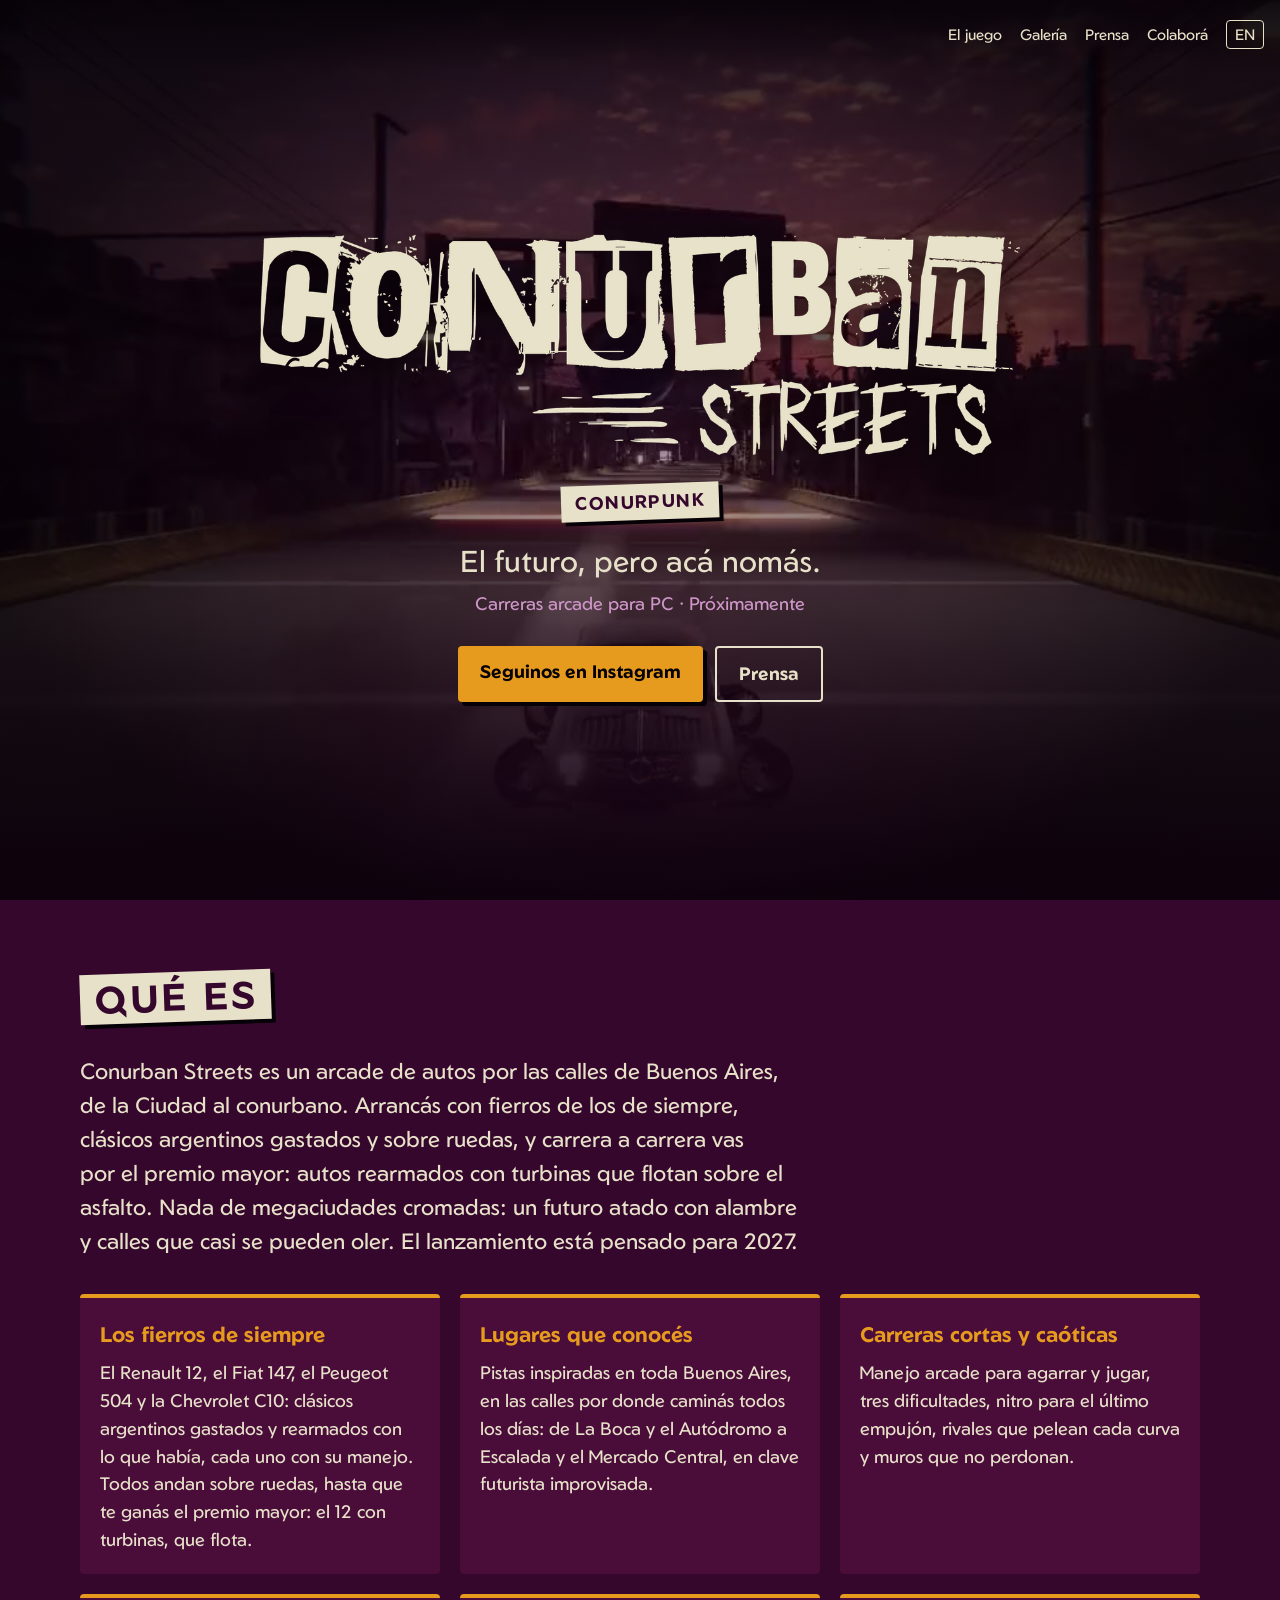
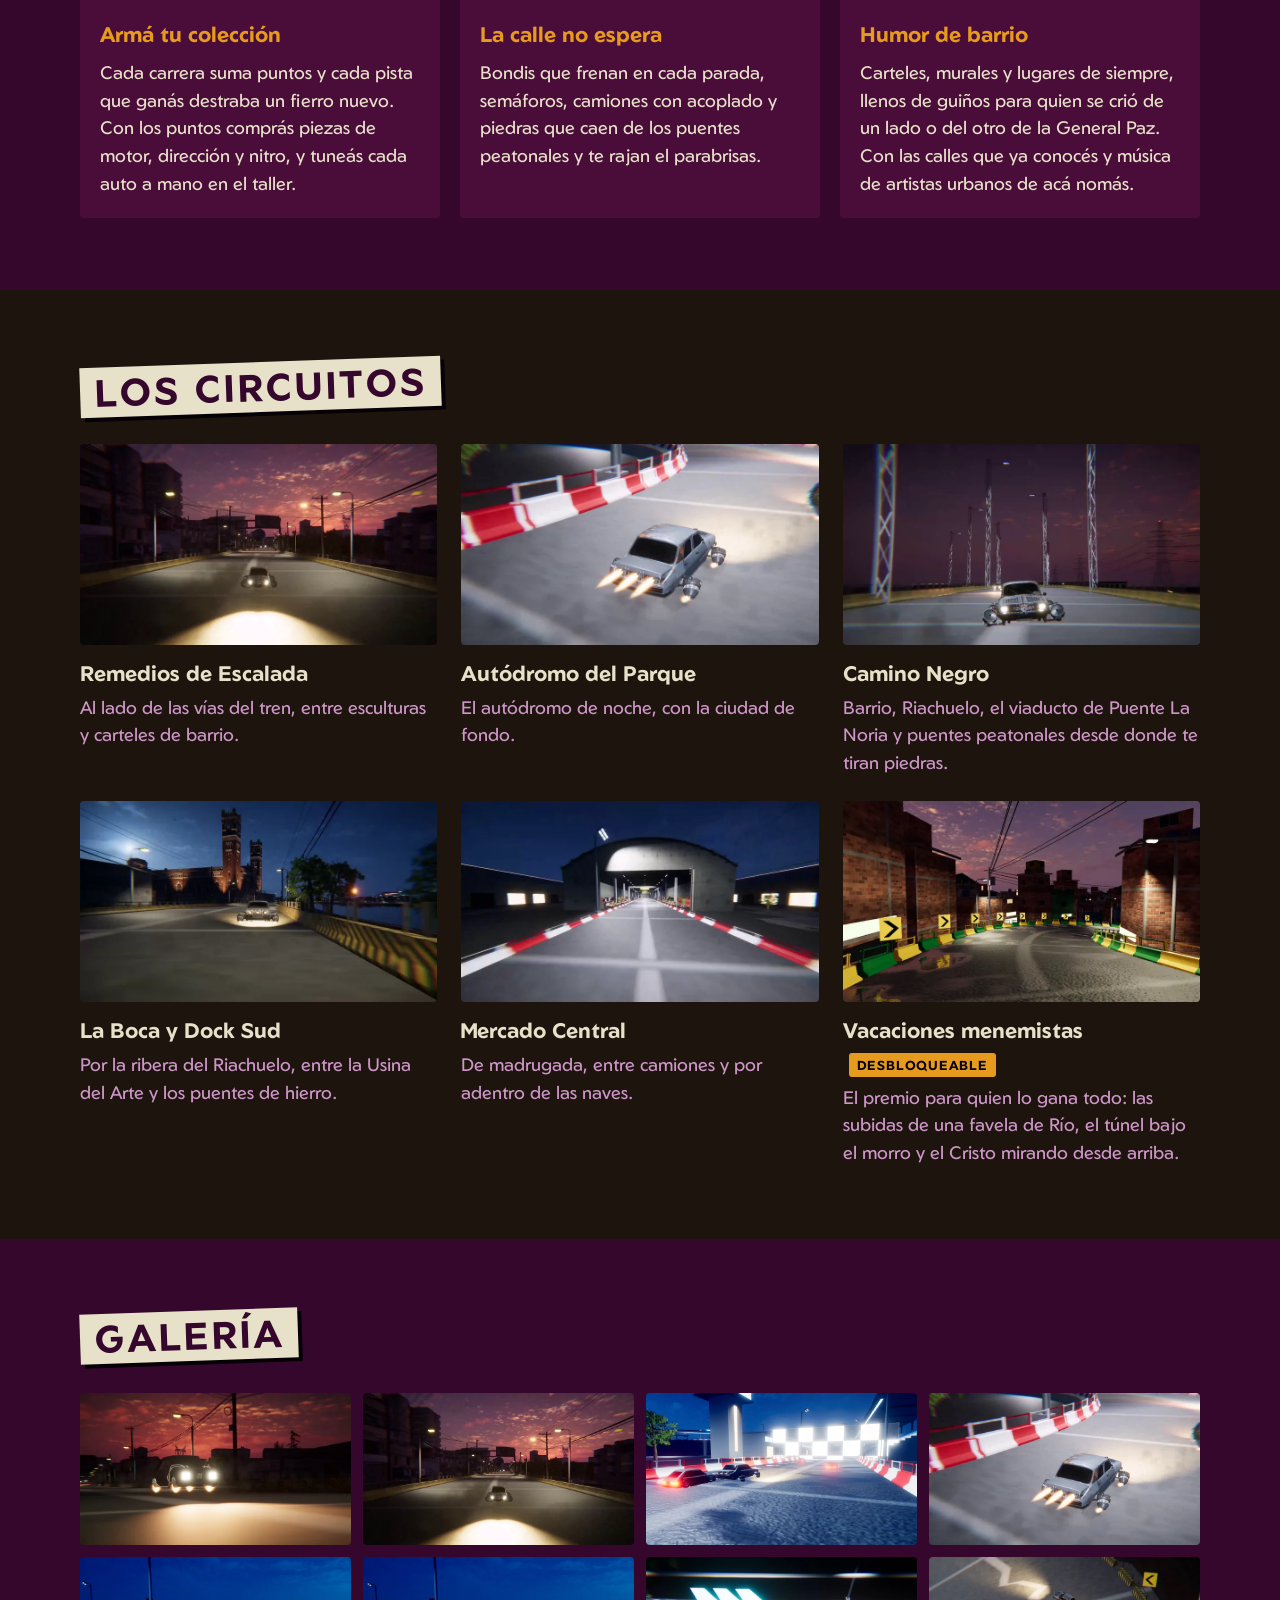
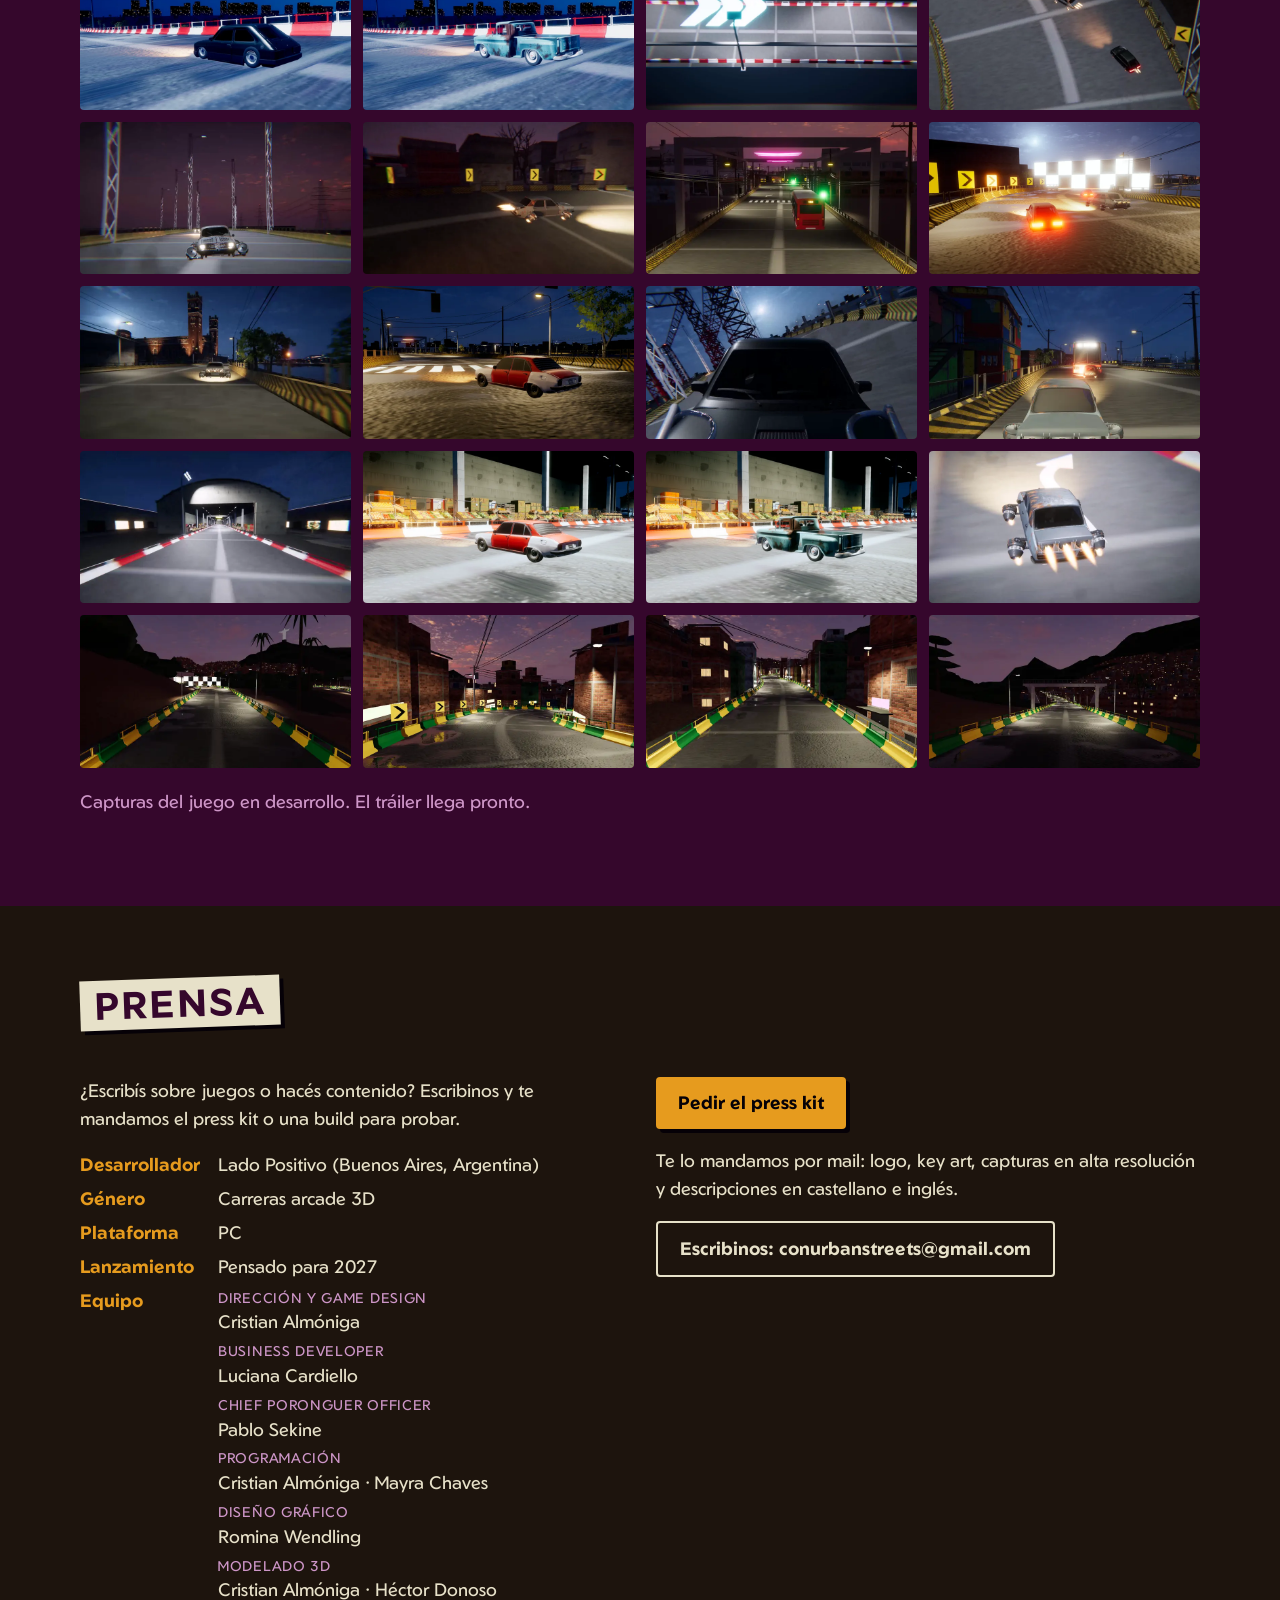
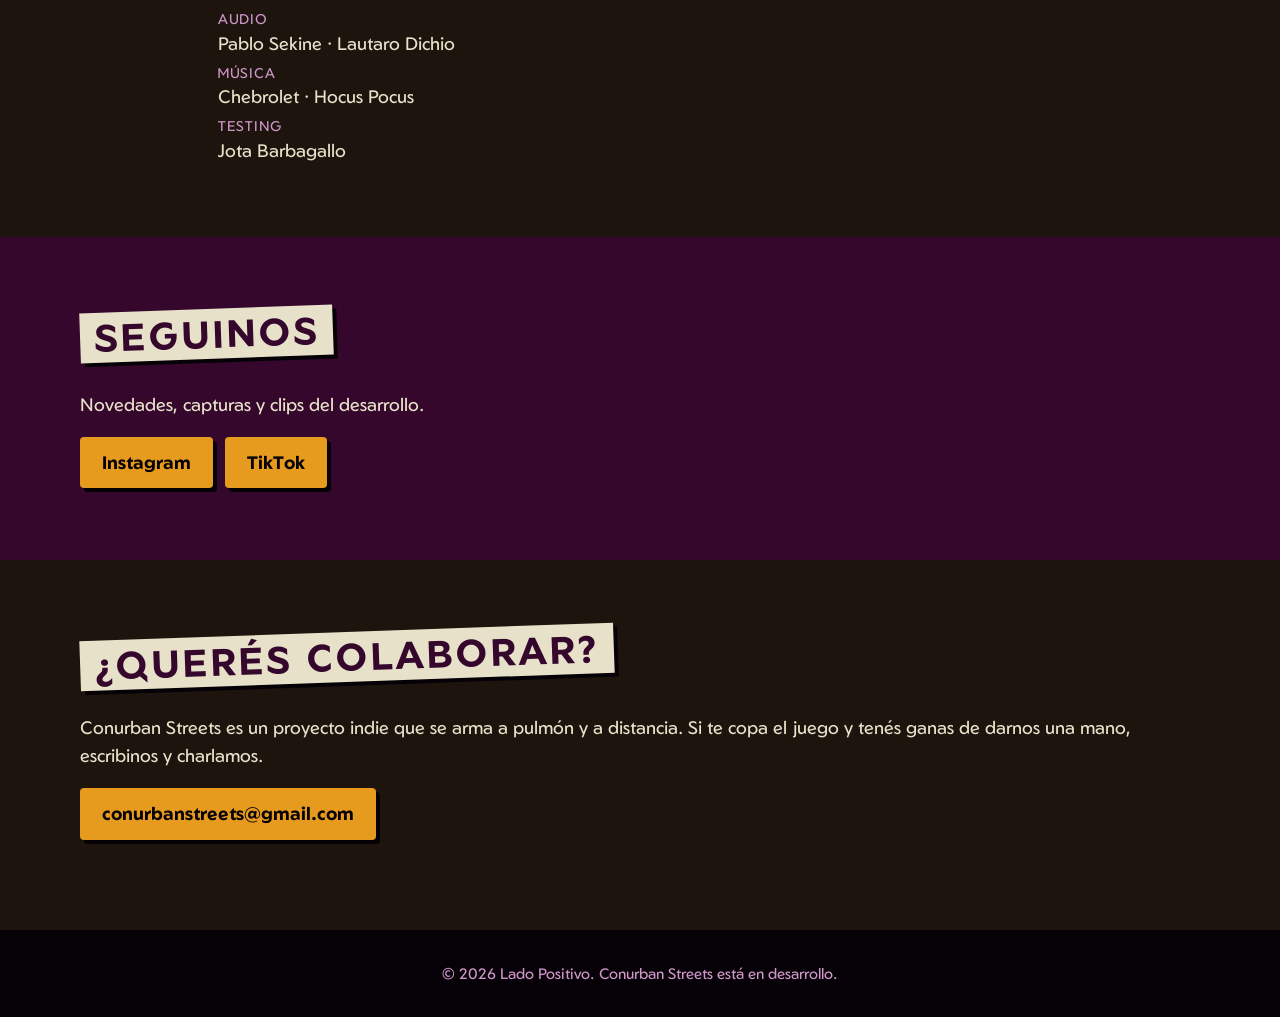
<file: index.html>
<!doctype html>
<html lang="es-AR">
<head>
<meta charset="utf-8">
<meta name="viewport" content="width=device-width, initial-scale=1">
<title>Conurban Streets – Carreras arcade por las calles de Buenos Aires</title>
<meta name="description" content="Carreras arcade para PC por las calles de Buenos Aires, de la Ciudad al conurbano, con clásicos argentinos y un futuro atado con alambre. Lanzamiento previsto para 2027.">
<link rel="canonical" href="https://crisoalmoniga.github.io/conurban-streets-web/">
<link rel="alternate" hreflang="es" href="https://crisoalmoniga.github.io/conurban-streets-web/">
<link rel="alternate" hreflang="en" href="https://crisoalmoniga.github.io/conurban-streets-web/en/">
<link rel="alternate" hreflang="x-default" href="https://crisoalmoniga.github.io/conurban-streets-web/">
<meta property="og:type" content="website">
<meta property="og:site_name" content="Conurban Streets">
<meta property="og:title" content="Conurban Streets">
<meta property="og:description" content="Carreras arcade para PC por las calles de Buenos Aires, de la Ciudad al conurbano, con clásicos argentinos y un futuro atado con alambre. Lanzamiento previsto para 2027.">
<meta property="og:image" content="https://crisoalmoniga.github.io/conurban-streets-web/assets/img/og.jpg">
<meta property="og:image:width" content="1200">
<meta property="og:image:height" content="630">
<meta property="og:image:alt" content="Logo de Conurban Streets sobre un auto tuneado con fuego en una pista del conurbano">
<meta property="og:url" content="https://crisoalmoniga.github.io/conurban-streets-web/">
<meta property="og:locale" content="es_AR">
<meta property="og:locale:alternate" content="en_US">
<meta name="twitter:card" content="summary_large_image">
<meta name="twitter:title" content="Conurban Streets">
<meta name="twitter:description" content="Carreras arcade para PC por las calles de Buenos Aires, de la Ciudad al conurbano, con clásicos argentinos y un futuro atado con alambre. Lanzamiento previsto para 2027.">
<meta name="twitter:image" content="https://crisoalmoniga.github.io/conurban-streets-web/assets/img/og.jpg">
<meta name="theme-color" content="#35072C">
<meta name="color-scheme" content="dark">
<link rel="icon" href="favicon.ico" sizes="48x48">
<link rel="icon" href="assets/img/favicon-32.png" type="image/png" sizes="32x32">
<link rel="apple-touch-icon" href="assets/img/apple-touch-icon.png">
<link rel="manifest" href="site.webmanifest">
<link rel="preload" as="image" href="assets/video/loop_poster.jpg">
<script type="application/ld+json">{"@context": "https://schema.org", "@type": "VideoGame", "name": "Conurban Streets", "url": "https://crisoalmoniga.github.io/conurban-streets-web/", "description": "Carreras arcade para PC por las calles de Buenos Aires, de la Ciudad al conurbano, con clásicos argentinos y un futuro atado con alambre. Lanzamiento previsto para 2027.", "image": "https://crisoalmoniga.github.io/conurban-streets-web/assets/img/og.jpg", "inLanguage": "es-AR", "genre": ["Racing", "Arcade"], "gamePlatform": "PC", "operatingSystem": "Windows", "playMode": "SinglePlayer", "author": {"@type": "Organization", "name": "Lado Positivo", "email": "conurbanstreets@gmail.com"}, "sameAs": ["https://www.instagram.com/conurbanstreets/", "https://www.tiktok.com/@conurbanstreets"]}</script>
<link rel="preconnect" href="https://fonts.googleapis.com">
<link rel="preconnect" href="https://fonts.gstatic.com" crossorigin>
<link href="https://fonts.googleapis.com/css2?family=Geom:wght@400;700&display=swap" rel="stylesheet">
<link rel="stylesheet" href="assets/css/estilo.css?v=8b0b002f">
</head>
<body>
<a class="saltar" href="#juego">Saltar al contenido</a>
<header class="barra">
  <a class="marca" href="#inicio"><img src="assets/img/logo_600.webp" alt="Conurban Streets" width="600" height="194"></a>
  <div class="acciones">
    <nav class="menu" id="menu">
      <a href="#juego">El juego</a><a href="#galeria">Galería</a><a href="#prensa">Prensa</a><a href="#sumate">Colaborá</a>
    </nav>
    <a class="idioma" href="en/" hreflang="en">EN</a>
    <button class="hamburguesa" type="button" aria-expanded="false" aria-controls="menu" aria-label="Abrir el menú"><span></span><span></span><span></span></button>
  </div>
</header>

<main>
<section class="hero" id="inicio">
  <video autoplay muted loop playsinline poster="assets/video/loop_poster.jpg" aria-hidden="true">
    <source src="assets/video/loop.mp4" type="video/mp4">
  </video>
  <div>
    <h1 style="margin:0"><img class="logo" src="assets/img/logo_1200.webp" alt="Conurban Streets" width="1200" height="388"></h1>
    <span class="tira">Conurpunk</span>
    <p class="lema">El futuro, pero acá nomás.</p>
    <p class="bajada">Carreras arcade para PC · Próximamente</p>
    <div class="botones">
      <a class="boton" href="https://www.instagram.com/conurbanstreets/" rel="noopener" target="_blank">Seguinos en Instagram</a>
      <a class="boton secundario" href="#prensa">Prensa</a>
    </div>
  </div>
</section>

<section id="juego">
  <div class="contenedor">
    <h2><span class="tira">Qué es</span></h2>
    <p class="intro">Conurban Streets es un arcade de autos por las calles de Buenos Aires, de la Ciudad al conurbano. Arrancás con fierros de los de siempre, clásicos argentinos gastados y sobre ruedas, y carrera a carrera vas por el premio mayor: autos rearmados con turbinas que flotan sobre el asfalto. Nada de megaciudades cromadas: un futuro atado con alambre y calles que casi se pueden oler. El lanzamiento está pensado para 2027.</p>
    <div class="pilares">
<article class="pilar"><h3>Los fierros de siempre</h3><p>El Renault 12, el Fiat 147, el Peugeot 504 y la Chevrolet C10: clásicos argentinos gastados y rearmados con lo que había, cada uno con su manejo. Todos andan sobre ruedas, hasta que te ganás el premio mayor: el 12 con turbinas, que flota.</p></article>
<article class="pilar"><h3>Lugares que conocés</h3><p>Pistas inspiradas en toda Buenos Aires, en las calles por donde caminás todos los días: de La Boca y el Autódromo a Escalada y el Mercado Central, en clave futurista improvisada.</p></article>
<article class="pilar"><h3>Carreras cortas y caóticas</h3><p>Manejo arcade para agarrar y jugar, tres dificultades, nitro para el último empujón, rivales que pelean cada curva y muros que no perdonan.</p></article>
<article class="pilar"><h3>Armá tu colección</h3><p>Cada carrera suma puntos y cada pista que ganás destraba un fierro nuevo. Con los puntos comprás piezas de motor, dirección y nitro, y tuneás cada auto a mano en el taller.</p></article>
<article class="pilar"><h3>La calle no espera</h3><p>Bondis que frenan en cada parada, semáforos, camiones con acoplado y piedras que caen de los puentes peatonales y te rajan el parabrisas.</p></article>
<article class="pilar"><h3>Humor de barrio</h3><p>Carteles, murales y lugares de siempre, llenos de guiños para quien se crió de un lado o del otro de la General Paz. Con las calles que ya conocés y música de artistas urbanos de acá nomás.</p></article>
    </div>
  </div>
</section>

<section class="alterna" id="pistas">
  <div class="contenedor">
    <h2><span class="tira">Los circuitos</span></h2>
    <div class="pistas">
<article class="pista"><img src="assets/img/02_escalada_reno_800.webp" alt="" loading="lazy" width="800" height="450"><h3>Remedios de Escalada</h3><p>Al lado de las vías del tren, entre esculturas y carteles de barrio.</p></article>
<article class="pista"><img src="assets/img/03_autodromo_turbinas_800.webp" alt="" loading="lazy" width="800" height="450"><h3>Autódromo del Parque</h3><p>El autódromo de noche, con la ciudad de fondo.</p></article>
<article class="pista"><img src="assets/img/07_caminonegro_autopista_800.webp" alt="" loading="lazy" width="800" height="450"><h3>Camino Negro</h3><p>Barrio, Riachuelo, el viaducto de Puente La Noria y puentes peatonales desde donde te tiran piedras.</p></article>
<article class="pista"><img src="assets/img/09_docksud_usina_800.webp" alt="" loading="lazy" width="800" height="450"><h3>La Boca y Dock Sud</h3><p>Por la ribera del Riachuelo, entre la Usina del Arte y los puentes de hierro.</p></article>
<article class="pista"><img src="assets/img/11_mercado_nave_800.webp" alt="" loading="lazy" width="800" height="450"><h3>Mercado Central</h3><p>De madrugada, entre camiones y por adentro de las naves.</p></article>
<article class="pista"><img src="assets/img/14_menemista_favela_800.webp" alt="" loading="lazy" width="800" height="450"><h3>Vacaciones menemistas <span class="etiqueta">Desbloqueable</span></h3><p>El premio para quien lo gana todo: las subidas de una favela de Río, el túnel bajo el morro y el Cristo mirando desde arriba.</p></article>
    </div>
  </div>
</section>

<section id="galeria">
  <div class="contenedor">
    <h2><span class="tira">Galería</span></h2>
    <div class="galeria">
<button type="button" data-grande="assets/img/01_escalada_atardecer_1600.webp" aria-label="Un Fiat 147 con los faros encendidos bajo el cielo rojo del atardecer en Escalada"><img src="assets/img/01_escalada_atardecer_800.webp" alt="Un Fiat 147 con los faros encendidos bajo el cielo rojo del atardecer en Escalada" loading="lazy" width="800" height="450"></button>
<button type="button" data-grande="assets/img/02_escalada_reno_1600.webp" aria-label="El Renault 12 de frente en una avenida de Escalada, al atardecer"><img src="assets/img/02_escalada_reno_800.webp" alt="El Renault 12 de frente en una avenida de Escalada, al atardecer" loading="lazy" width="800" height="450"></button>
<button type="button" data-grande="assets/img/19_autodromo_grilla_1600.webp" aria-label="El Renault 12 con turbinas flota en la grilla del Autódromo, al lado de un Fiat 147 sobre ruedas"><img src="assets/img/19_autodromo_grilla_800.webp" alt="El Renault 12 con turbinas flota en la grilla del Autódromo, al lado de un Fiat 147 sobre ruedas" loading="lazy" width="800" height="450"></button>
<button type="button" data-grande="assets/img/03_autodromo_turbinas_1600.webp" aria-label="El Renault 12 con las turbinas a fondo junto al vallado rojo y blanco del Autódromo"><img src="assets/img/03_autodromo_turbinas_800.webp" alt="El Renault 12 con las turbinas a fondo junto al vallado rojo y blanco del Autódromo" loading="lazy" width="800" height="450"></button>
<button type="button" data-grande="assets/img/25_autodromo_147_1600.webp" aria-label="Un Fiat 147 sobre ruedas en el Autódromo, con la ciudad de fondo"><img src="assets/img/25_autodromo_147_800.webp" alt="Un Fiat 147 sobre ruedas en el Autódromo, con la ciudad de fondo" loading="lazy" width="800" height="450"></button>
<button type="button" data-grande="assets/img/24_autodromo_c10_1600.webp" aria-label="La Chevrolet C10 junto al vallado rojo y blanco del Autódromo"><img src="assets/img/24_autodromo_c10_800.webp" alt="La Chevrolet C10 junto al vallado rojo y blanco del Autódromo" loading="lazy" width="800" height="450"></button>
<button type="button" data-grande="assets/img/05_autodromo_neon_1600.webp" aria-label="Flechas de neón sobre la pista del Autódromo"><img src="assets/img/05_autodromo_neon_800.webp" alt="Flechas de neón sobre la pista del Autódromo" loading="lazy" width="800" height="450"></button>
<button type="button" data-grande="assets/img/06_caminonegro_curva_1600.webp" aria-label="Dos autos en una curva cerrada de Camino Negro, vistos desde un dron"><img src="assets/img/06_caminonegro_curva_800.webp" alt="Dos autos en una curva cerrada de Camino Negro, vistos desde un dron" loading="lazy" width="800" height="450"></button>
<button type="button" data-grande="assets/img/07_caminonegro_autopista_1600.webp" aria-label="El Renault 12 en la autopista de Camino Negro, entre torres de alta tensión"><img src="assets/img/07_caminonegro_autopista_800.webp" alt="El Renault 12 en la autopista de Camino Negro, entre torres de alta tensión" loading="lazy" width="800" height="450"></button>
<button type="button" data-grande="assets/img/08_caminonegro_chevrones_1600.webp" aria-label="El Renault 12 con turbinas entre carteles de curva en Camino Negro"><img src="assets/img/08_caminonegro_chevrones_800.webp" alt="El Renault 12 con turbinas entre carteles de curva en Camino Negro" loading="lazy" width="800" height="450"></button>
<button type="button" data-grande="assets/img/17_caminonegro_colectivo_1600.webp" aria-label="Un colectivo de la 160 frena en el semáforo bajo un pórtico de neón en Camino Negro"><img src="assets/img/17_caminonegro_colectivo_800.webp" alt="Un colectivo de la 160 frena en el semáforo bajo un pórtico de neón en Camino Negro" loading="lazy" width="800" height="450"></button>
<button type="button" data-grande="assets/img/20_docksud_grilla_1600.webp" aria-label="Largada en Dock Sud: el Renault 12 con turbinas entre los Fiat 147 de siempre"><img src="assets/img/20_docksud_grilla_800.webp" alt="Largada en Dock Sud: el Renault 12 con turbinas entre los Fiat 147 de siempre" loading="lazy" width="800" height="450"></button>
<button type="button" data-grande="assets/img/09_docksud_usina_1600.webp" aria-label="La Usina del Arte iluminada de noche en Dock Sud, con un auto en la pista"><img src="assets/img/09_docksud_usina_800.webp" alt="La Usina del Arte iluminada de noche en Dock Sud, con un auto en la pista" loading="lazy" width="800" height="450"></button>
<button type="button" data-grande="assets/img/22_docksud_504_1600.webp" aria-label="El Peugeot 504 en una curva de Dock Sud, de noche"><img src="assets/img/22_docksud_504_800.webp" alt="El Peugeot 504 en una curva de Dock Sud, de noche" loading="lazy" width="800" height="450"></button>
<button type="button" data-grande="assets/img/10_docksud_puente_1600.webp" aria-label="Cruzando el puente de hierro rojo sobre el Riachuelo"><img src="assets/img/10_docksud_puente_800.webp" alt="Cruzando el puente de hierro rojo sobre el Riachuelo" loading="lazy" width="800" height="450"></button>
<button type="button" data-grande="assets/img/18_docksud_laboca_1600.webp" aria-label="Un auto entre conventillos de colores en La Boca, con un colectivo de frente"><img src="assets/img/18_docksud_laboca_800.webp" alt="Un auto entre conventillos de colores en La Boca, con un colectivo de frente" loading="lazy" width="800" height="450"></button>
<button type="button" data-grande="assets/img/11_mercado_nave_1600.webp" aria-label="La pista entra a una nave del Mercado Central"><img src="assets/img/11_mercado_nave_800.webp" alt="La pista entra a una nave del Mercado Central" loading="lazy" width="800" height="450"></button>
<button type="button" data-grande="assets/img/21_mercado_504_1600.webp" aria-label="Un Peugeot 504 rojo y blanco entre los puestos de fruta del Mercado Central"><img src="assets/img/21_mercado_504_800.webp" alt="Un Peugeot 504 rojo y blanco entre los puestos de fruta del Mercado Central" loading="lazy" width="800" height="450"></button>
<button type="button" data-grande="assets/img/23_mercado_c10_1600.webp" aria-label="Una Chevrolet C10 verde y oxidada adentro de una nave del Mercado Central"><img src="assets/img/23_mercado_c10_800.webp" alt="Una Chevrolet C10 verde y oxidada adentro de una nave del Mercado Central" loading="lazy" width="800" height="450"></button>
<button type="button" data-grande="assets/img/12_mercado_turbinas_1600.webp" aria-label="El Renault 12 con las turbinas a fondo en el Mercado Central"><img src="assets/img/12_mercado_turbinas_800.webp" alt="El Renault 12 con las turbinas a fondo en el Mercado Central" loading="lazy" width="800" height="450"></button>
<button type="button" data-grande="assets/img/13_menemista_largada_1600.webp" aria-label="La largada de Vacaciones menemistas al atardecer, con palmeras y el Cristo sobre el morro"><img src="assets/img/13_menemista_largada_800.webp" alt="La largada de Vacaciones menemistas al atardecer, con palmeras y el Cristo sobre el morro" loading="lazy" width="800" height="450"></button>
<button type="button" data-grande="assets/img/14_menemista_favela_1600.webp" aria-label="Bajada entre casas de ladrillo a la vista, cables y carteles de curva en la favela"><img src="assets/img/14_menemista_favela_800.webp" alt="Bajada entre casas de ladrillo a la vista, cables y carteles de curva en la favela" loading="lazy" width="800" height="450"></button>
<button type="button" data-grande="assets/img/15_menemista_subida_1600.webp" aria-label="Subida por la favela con el guardrail verde y amarillo"><img src="assets/img/15_menemista_subida_800.webp" alt="Subida por la favela con el guardrail verde y amarillo" loading="lazy" width="800" height="450"></button>
<button type="button" data-grande="assets/img/16_menemista_tunel_1600.webp" aria-label="Saliendo del túnel bajo el morro, con la favela iluminada de fondo"><img src="assets/img/16_menemista_tunel_800.webp" alt="Saliendo del túnel bajo el morro, con la favela iluminada de fondo" loading="lazy" width="800" height="450"></button>
    </div>
    <p class="nota">Capturas del juego en desarrollo. El tráiler llega pronto.</p>
  </div>
  <dialog class="visor" id="visor">
    <form method="dialog"><button aria-label="Cerrar">×</button></form>
    <img alt="">
  </dialog>
</section>

<section class="alterna" id="prensa">
  <div class="contenedor">
    <h2><span class="tira">Prensa</span></h2>
    <div class="prensa">
      <div>
        <p>¿Escribís sobre juegos o hacés contenido? Escribinos y te mandamos el press kit o una build para probar.</p>
        <dl class="ficha">
<dt>Desarrollador</dt><dd>Lado Positivo (Buenos Aires, Argentina)</dd>
<dt>Género</dt><dd>Carreras arcade 3D</dd>
<dt>Plataforma</dt><dd>PC</dd>
<dt>Lanzamiento</dt><dd>Pensado para 2027</dd>
<dt>Equipo</dt><dd><ul class="equipo"><li><span class="rol">Dirección y game design</span> Cristian Almóniga</li><li><span class="rol">Business developer</span> Luciana Cardiello</li><li><span class="rol">Chief Poronguer Officer</span> Pablo Sekine</li><li><span class="rol">Programación</span> Cristian Almóniga · Mayra Chaves</li><li><span class="rol">Diseño gráfico</span> Romina Wendling</li><li><span class="rol">Modelado 3D</span> Cristian Almóniga · Héctor Donoso</li><li><span class="rol">Audio</span> Pablo Sekine · Lautaro Dichio</li><li><span class="rol">Música</span> Chebrolet · Hocus Pocus</li><li><span class="rol">Testing</span> Jota Barbagallo</li></ul></dd>
        </dl>
      </div>
      <div>
        <p><a class="boton" href="mailto:conurbanstreets@gmail.com?subject=Pedido%20de%20press%20kit%20–%20Conurban%20Streets">Pedir el press kit</a></p>
        <p>Te lo mandamos por mail: logo, key art, capturas en alta resolución y descripciones en castellano e inglés.</p>
        <p><a class="boton secundario" href="mailto:conurbanstreets@gmail.com?subject=Prensa%20–%20Conurban%20Streets">Escribinos: conurbanstreets@gmail.com</a></p>
      </div>
    </div>
  </div>
</section>

<section id="redes">
  <div class="contenedor">
    <h2><span class="tira">Seguinos</span></h2>
    <p>Novedades, capturas y clips del desarrollo.</p>
    <div class="redes">
      <a class="boton" href="https://www.instagram.com/conurbanstreets/" rel="noopener" target="_blank">Instagram</a>
      <a class="boton" href="https://www.tiktok.com/@conurbanstreets" rel="noopener" target="_blank">TikTok</a>
    </div>
  </div>
</section>

<section class="alterna" id="sumate">
  <div class="contenedor">
    <h2><span class="tira">¿Querés colaborar?</span></h2>
    <p>Conurban Streets es un proyecto indie que se arma a pulmón y a distancia. Si te copa el juego y tenés ganas de darnos una mano, escribinos y charlamos.</p>
    <p><a class="boton" href="mailto:conurbanstreets@gmail.com?subject=Quiero%20colaborar%20–%20Conurban%20Streets">conurbanstreets@gmail.com</a></p>
  </div>
</section>
</main>

<footer>© 2026 Lado Positivo. Conurban Streets está en desarrollo.</footer>

<script>
  // Visor de capturas
  const visor = document.getElementById('visor');
  const grande = visor.querySelector('img');
  document.querySelectorAll('.galeria button').forEach(b => b.addEventListener('click', () => {
    grande.src = b.dataset.grande; grande.alt = b.getAttribute('aria-label'); visor.showModal();
  }));
  visor.addEventListener('click', ev => { if (ev.target === visor) visor.close(); });
  // Menú hamburguesa (celular)
  const boton = document.querySelector('.hamburguesa'), cabecera = document.querySelector('.barra');
  const menu = abierto => { cabecera.classList.toggle('abierta', abierto); boton.setAttribute('aria-expanded', abierto); };
  boton.addEventListener('click', () => menu(!cabecera.classList.contains('abierta')));
  document.querySelectorAll('#menu a').forEach(a => a.addEventListener('click', () => menu(false)));
  document.addEventListener('keydown', ev => { if (ev.key === 'Escape') menu(false); });
  matchMedia('(min-width: 721px)').addEventListener('change', ev => { if (ev.matches) menu(false); });
  // La barra toma fondo y muestra el logo chico al bajar de la portada
  const barra = document.querySelector('.barra'), hero = document.querySelector('.hero');
  new IntersectionObserver(([en]) => barra.classList.toggle('abajo', !en.isIntersecting), { rootMargin: '-80px 0px 0px 0px' }).observe(hero);
  // Sin video en movimiento si el sistema pide reducir animaciones
  if (matchMedia('(prefers-reduced-motion: reduce)').matches) document.querySelector('.hero video').pause();
</script>
</body>
</html>
</file>
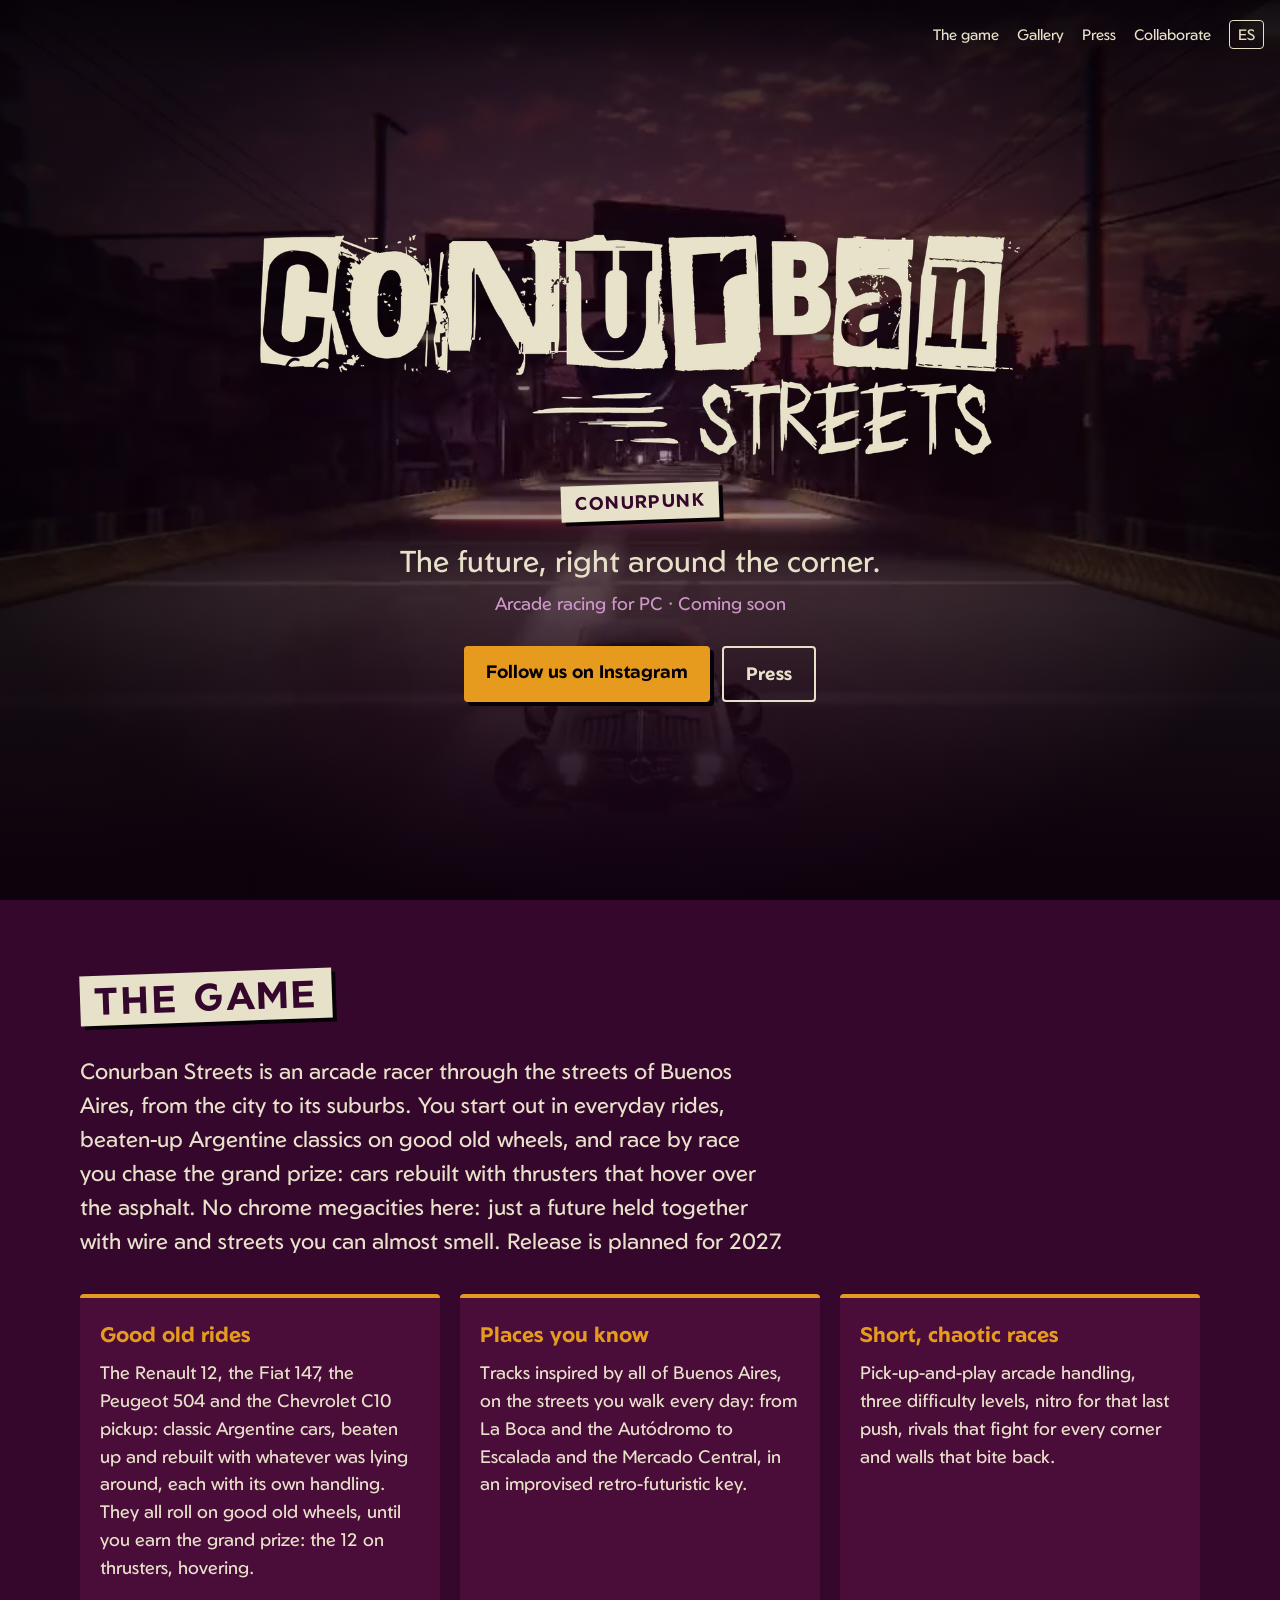
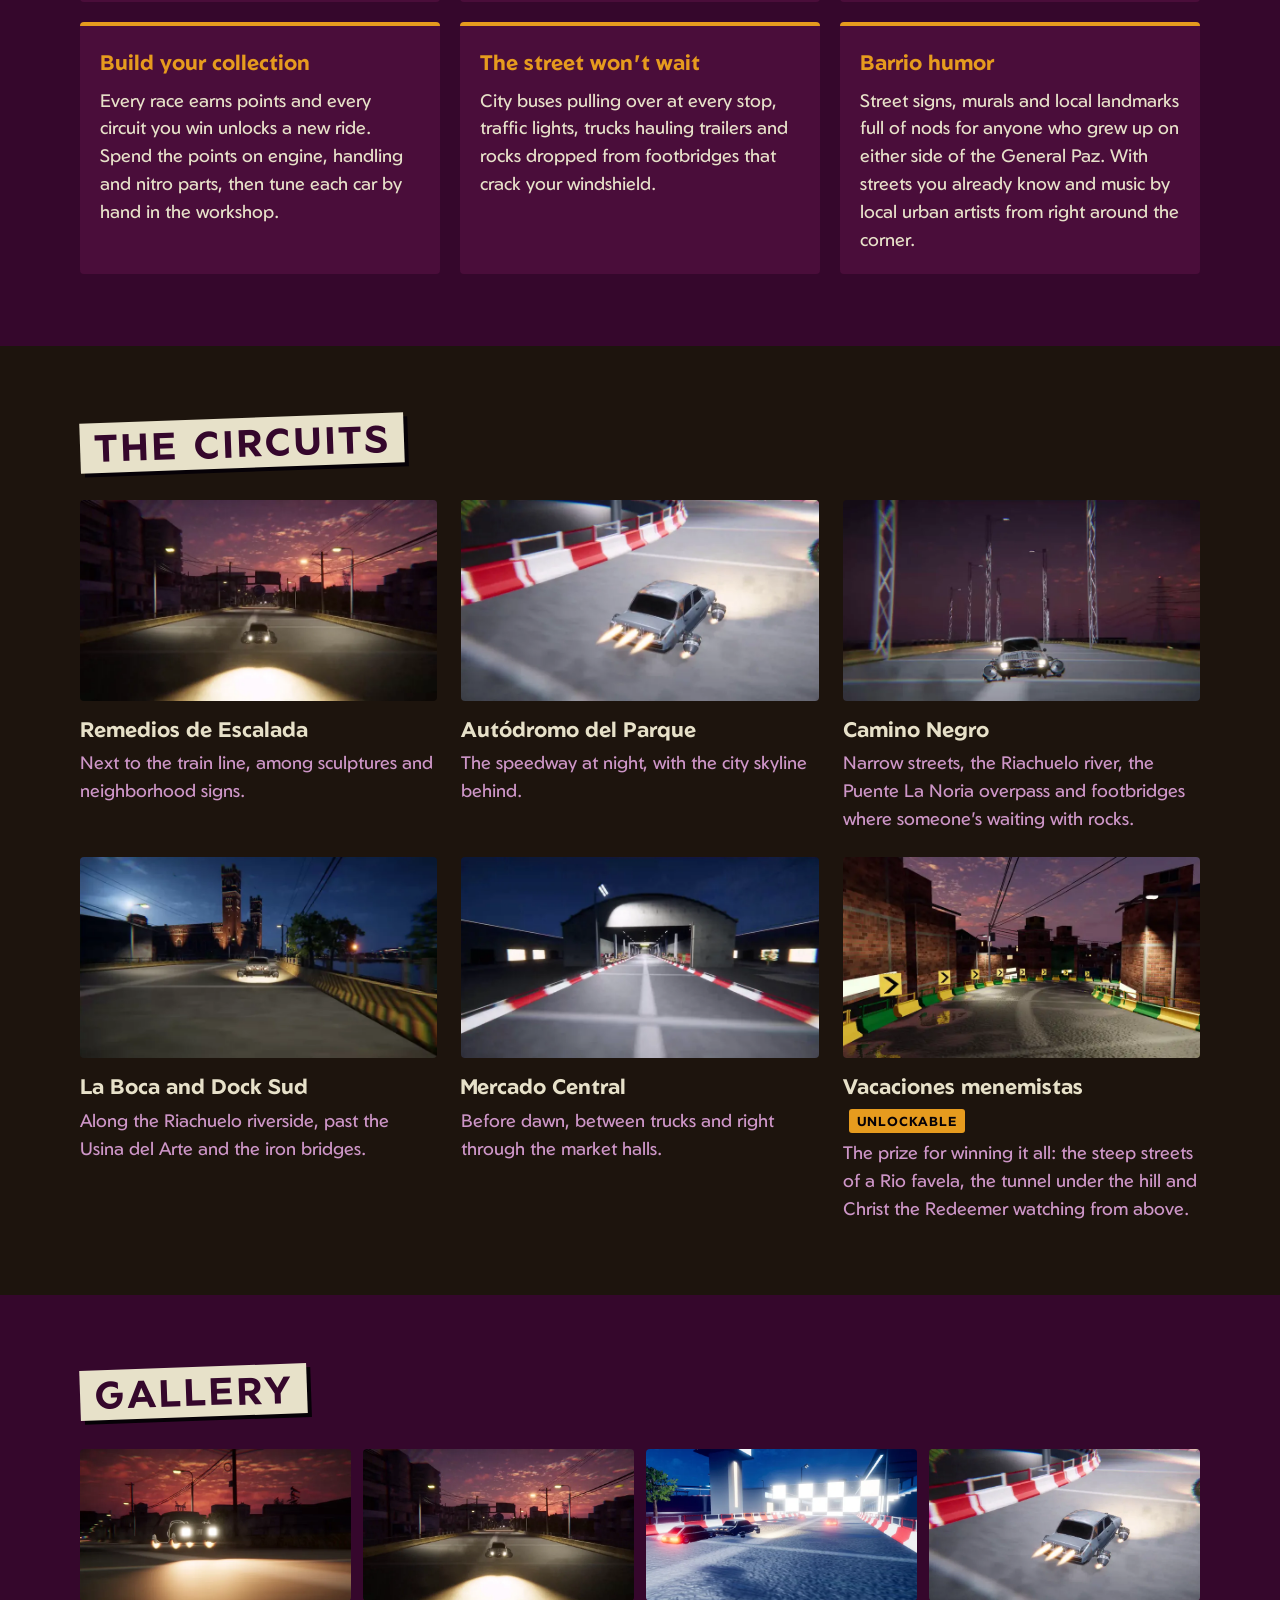
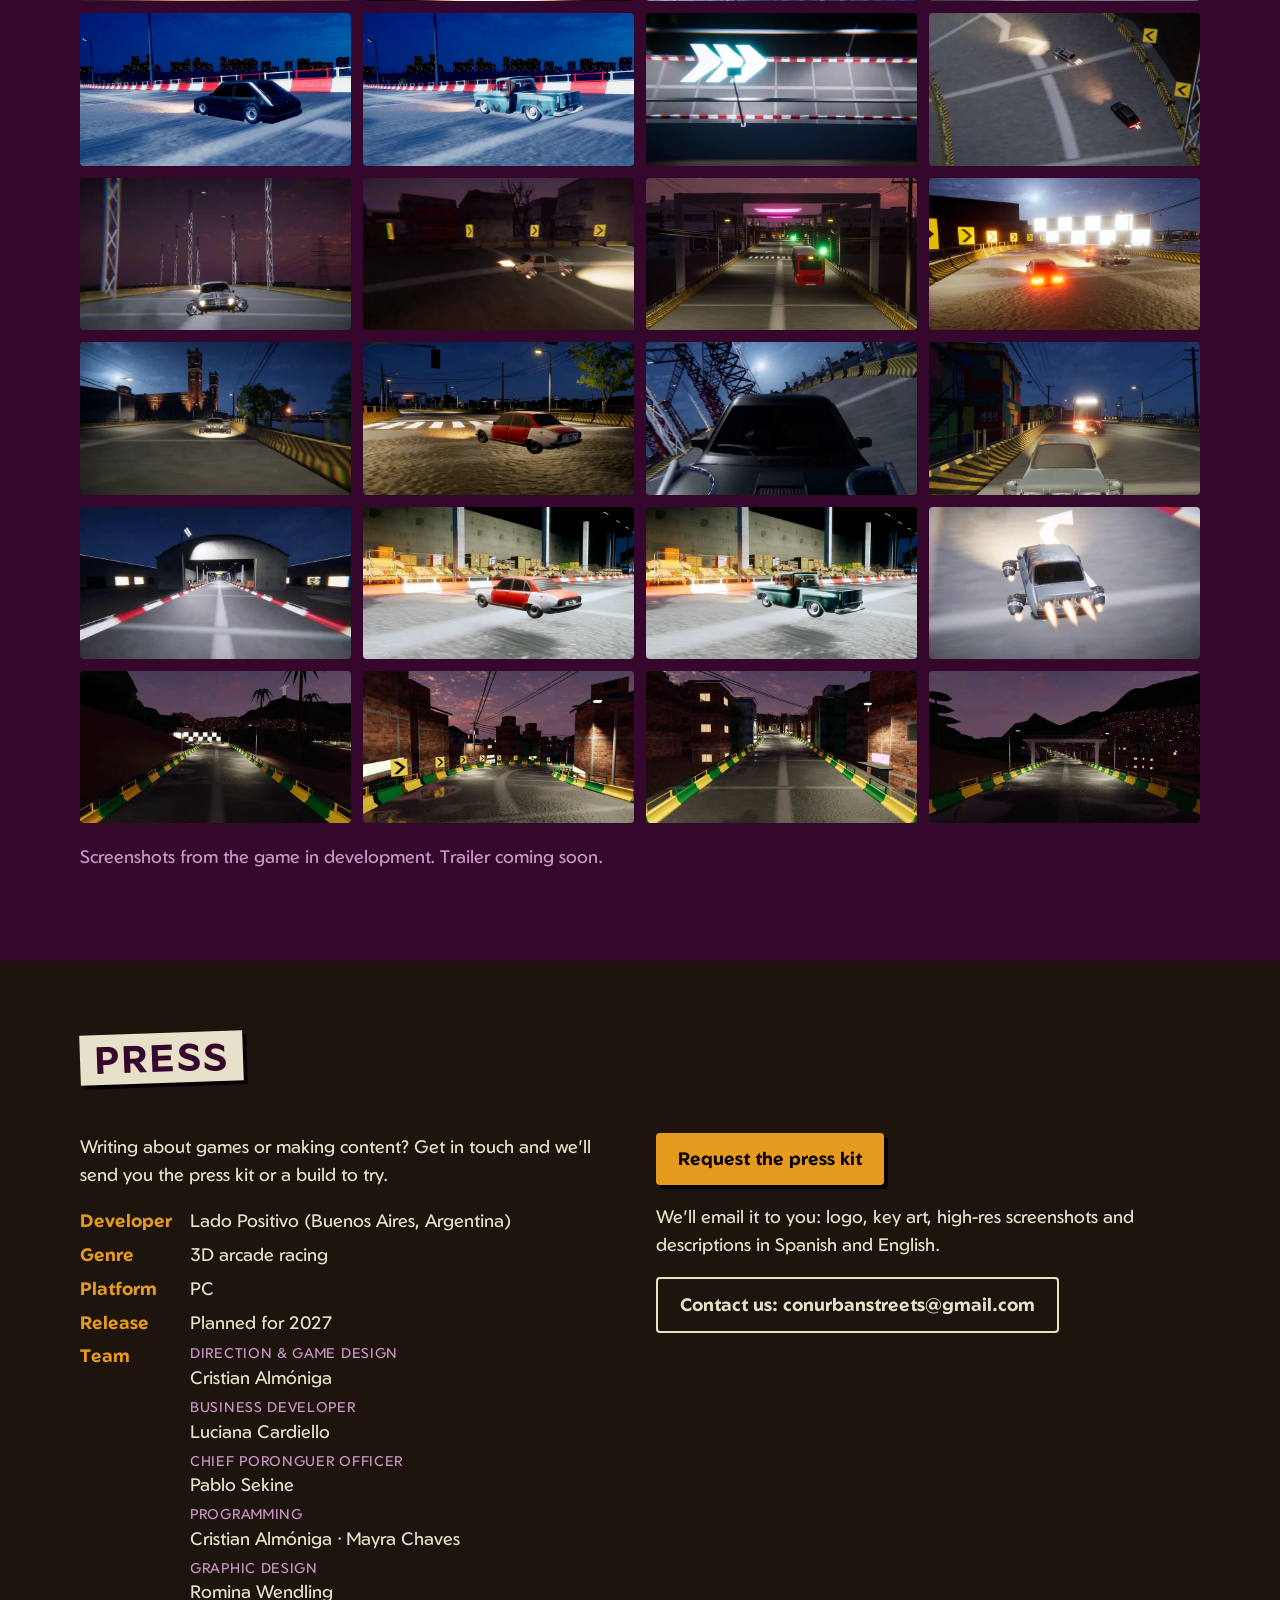
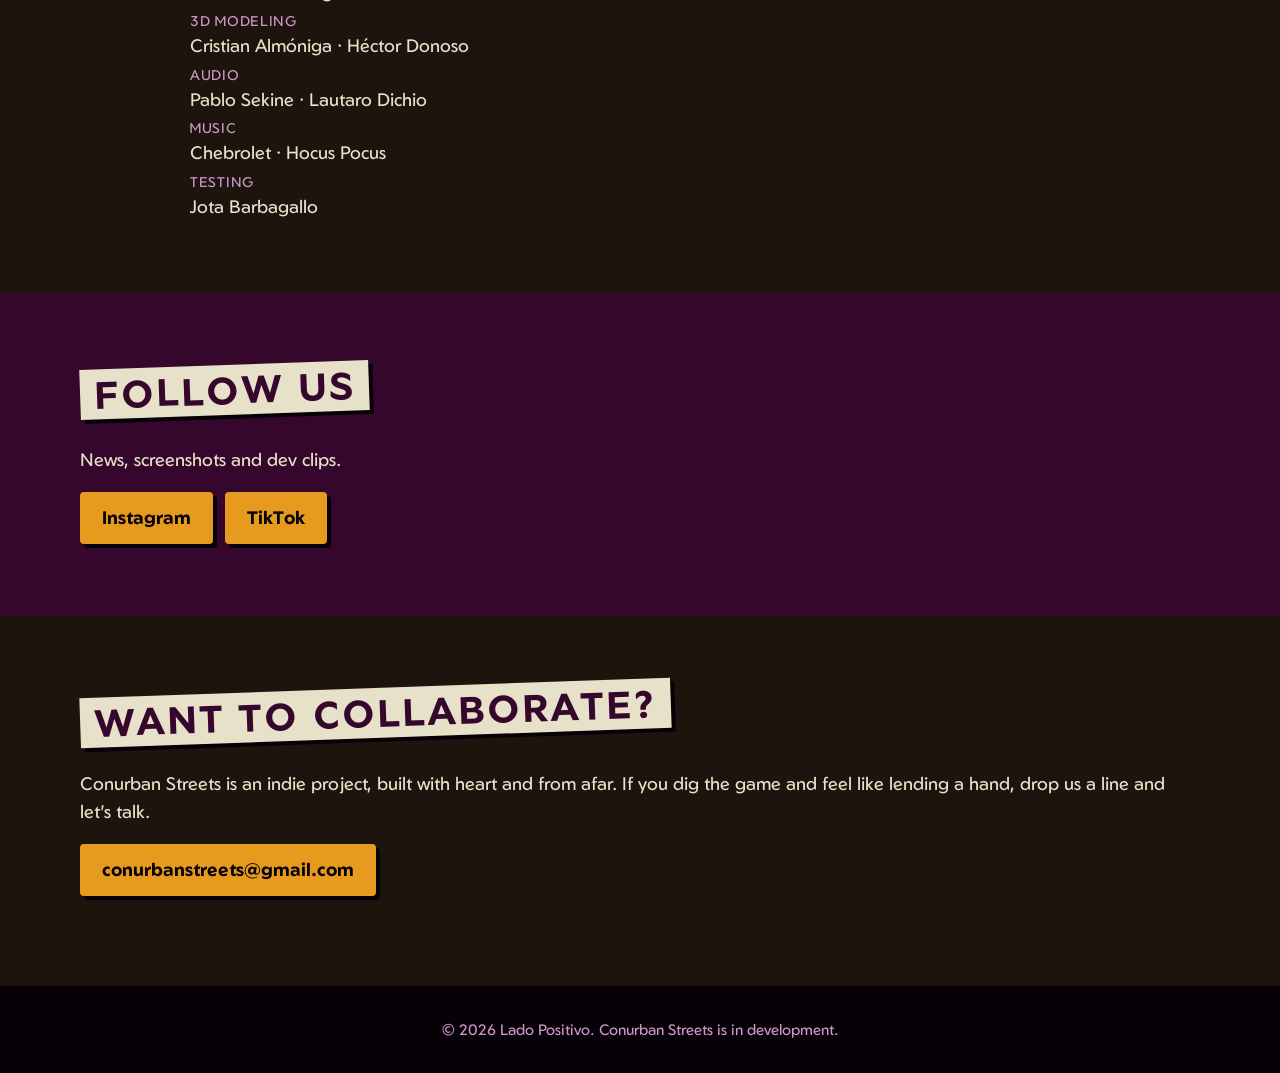
<file: en/index.html>
<!doctype html>
<html lang="en">
<head>
<meta charset="utf-8">
<meta name="viewport" content="width=device-width, initial-scale=1">
<title>Conurban Streets – Arcade racing through the streets of Buenos Aires</title>
<meta name="description" content="Arcade racing for PC through the streets of Buenos Aires, from the city to its suburbs, with Argentine classics and a future held together with wire. Planned for release in 2027.">
<link rel="canonical" href="https://crisoalmoniga.github.io/conurban-streets-web/en/">
<link rel="alternate" hreflang="es" href="https://crisoalmoniga.github.io/conurban-streets-web/">
<link rel="alternate" hreflang="en" href="https://crisoalmoniga.github.io/conurban-streets-web/en/">
<link rel="alternate" hreflang="x-default" href="https://crisoalmoniga.github.io/conurban-streets-web/">
<meta property="og:type" content="website">
<meta property="og:site_name" content="Conurban Streets">
<meta property="og:title" content="Conurban Streets">
<meta property="og:description" content="Arcade racing for PC through the streets of Buenos Aires, from the city to its suburbs, with Argentine classics and a future held together with wire. Planned for release in 2027.">
<meta property="og:image" content="https://crisoalmoniga.github.io/conurban-streets-web/assets/img/og.jpg">
<meta property="og:image:width" content="1200">
<meta property="og:image:height" content="630">
<meta property="og:image:alt" content="Conurban Streets logo over a tuned car shooting flames on a suburban race track">
<meta property="og:url" content="https://crisoalmoniga.github.io/conurban-streets-web/en/">
<meta property="og:locale" content="en_US">
<meta property="og:locale:alternate" content="es_AR">
<meta name="twitter:card" content="summary_large_image">
<meta name="twitter:title" content="Conurban Streets">
<meta name="twitter:description" content="Arcade racing for PC through the streets of Buenos Aires, from the city to its suburbs, with Argentine classics and a future held together with wire. Planned for release in 2027.">
<meta name="twitter:image" content="https://crisoalmoniga.github.io/conurban-streets-web/assets/img/og.jpg">
<meta name="theme-color" content="#35072C">
<meta name="color-scheme" content="dark">
<link rel="icon" href="../favicon.ico" sizes="48x48">
<link rel="icon" href="../assets/img/favicon-32.png" type="image/png" sizes="32x32">
<link rel="apple-touch-icon" href="../assets/img/apple-touch-icon.png">
<link rel="manifest" href="../site.webmanifest">
<link rel="preload" as="image" href="../assets/video/loop_poster.jpg">
<script type="application/ld+json">{"@context": "https://schema.org", "@type": "VideoGame", "name": "Conurban Streets", "url": "https://crisoalmoniga.github.io/conurban-streets-web/en/", "description": "Arcade racing for PC through the streets of Buenos Aires, from the city to its suburbs, with Argentine classics and a future held together with wire. Planned for release in 2027.", "image": "https://crisoalmoniga.github.io/conurban-streets-web/assets/img/og.jpg", "inLanguage": "en", "genre": ["Racing", "Arcade"], "gamePlatform": "PC", "operatingSystem": "Windows", "playMode": "SinglePlayer", "author": {"@type": "Organization", "name": "Lado Positivo", "email": "conurbanstreets@gmail.com"}, "sameAs": ["https://www.instagram.com/conurbanstreets/", "https://www.tiktok.com/@conurbanstreets"]}</script>
<link rel="preconnect" href="https://fonts.googleapis.com">
<link rel="preconnect" href="https://fonts.gstatic.com" crossorigin>
<link href="https://fonts.googleapis.com/css2?family=Geom:wght@400;700&display=swap" rel="stylesheet">
<link rel="stylesheet" href="../assets/css/estilo.css?v=8b0b002f">
</head>
<body>
<a class="saltar" href="#juego">Skip to content</a>
<header class="barra">
  <a class="marca" href="#inicio"><img src="../assets/img/logo_600.webp" alt="Conurban Streets" width="600" height="194"></a>
  <div class="acciones">
    <nav class="menu" id="menu">
      <a href="#juego">The game</a><a href="#galeria">Gallery</a><a href="#prensa">Press</a><a href="#sumate">Collaborate</a>
    </nav>
    <a class="idioma" href="../" hreflang="es">ES</a>
    <button class="hamburguesa" type="button" aria-expanded="false" aria-controls="menu" aria-label="Open menu"><span></span><span></span><span></span></button>
  </div>
</header>

<main>
<section class="hero" id="inicio">
  <video autoplay muted loop playsinline poster="../assets/video/loop_poster.jpg" aria-hidden="true">
    <source src="../assets/video/loop.mp4" type="video/mp4">
  </video>
  <div>
    <h1 style="margin:0"><img class="logo" src="../assets/img/logo_1200.webp" alt="Conurban Streets" width="1200" height="388"></h1>
    <span class="tira">Conurpunk</span>
    <p class="lema">The future, right around the corner.</p>
    <p class="bajada">Arcade racing for PC · Coming soon</p>
    <div class="botones">
      <a class="boton" href="https://www.instagram.com/conurbanstreets/" rel="noopener" target="_blank">Follow us on Instagram</a>
      <a class="boton secundario" href="#prensa">Press</a>
    </div>
  </div>
</section>

<section id="juego">
  <div class="contenedor">
    <h2><span class="tira">The game</span></h2>
    <p class="intro">Conurban Streets is an arcade racer through the streets of Buenos Aires, from the city to its suburbs. You start out in everyday rides, beaten-up Argentine classics on good old wheels, and race by race you chase the grand prize: cars rebuilt with thrusters that hover over the asphalt. No chrome megacities here: just a future held together with wire and streets you can almost smell. Release is planned for 2027.</p>
    <div class="pilares">
<article class="pilar"><h3>Good old rides</h3><p>The Renault 12, the Fiat 147, the Peugeot 504 and the Chevrolet C10 pickup: classic Argentine cars, beaten up and rebuilt with whatever was lying around, each with its own handling. They all roll on good old wheels, until you earn the grand prize: the 12 on thrusters, hovering.</p></article>
<article class="pilar"><h3>Places you know</h3><p>Tracks inspired by all of Buenos Aires, on the streets you walk every day: from La Boca and the Autódromo to Escalada and the Mercado Central, in an improvised retro-futuristic key.</p></article>
<article class="pilar"><h3>Short, chaotic races</h3><p>Pick-up-and-play arcade handling, three difficulty levels, nitro for that last push, rivals that fight for every corner and walls that bite back.</p></article>
<article class="pilar"><h3>Build your collection</h3><p>Every race earns points and every circuit you win unlocks a new ride. Spend the points on engine, handling and nitro parts, then tune each car by hand in the workshop.</p></article>
<article class="pilar"><h3>The street won&#x27;t wait</h3><p>City buses pulling over at every stop, traffic lights, trucks hauling trailers and rocks dropped from footbridges that crack your windshield.</p></article>
<article class="pilar"><h3>Barrio humor</h3><p>Street signs, murals and local landmarks full of nods for anyone who grew up on either side of the General Paz. With streets you already know and music by local urban artists from right around the corner.</p></article>
    </div>
  </div>
</section>

<section class="alterna" id="pistas">
  <div class="contenedor">
    <h2><span class="tira">The circuits</span></h2>
    <div class="pistas">
<article class="pista"><img src="../assets/img/02_escalada_reno_800.webp" alt="" loading="lazy" width="800" height="450"><h3>Remedios de Escalada</h3><p>Next to the train line, among sculptures and neighborhood signs.</p></article>
<article class="pista"><img src="../assets/img/03_autodromo_turbinas_800.webp" alt="" loading="lazy" width="800" height="450"><h3>Autódromo del Parque</h3><p>The speedway at night, with the city skyline behind.</p></article>
<article class="pista"><img src="../assets/img/07_caminonegro_autopista_800.webp" alt="" loading="lazy" width="800" height="450"><h3>Camino Negro</h3><p>Narrow streets, the Riachuelo river, the Puente La Noria overpass and footbridges where someone&#x27;s waiting with rocks.</p></article>
<article class="pista"><img src="../assets/img/09_docksud_usina_800.webp" alt="" loading="lazy" width="800" height="450"><h3>La Boca and Dock Sud</h3><p>Along the Riachuelo riverside, past the Usina del Arte and the iron bridges.</p></article>
<article class="pista"><img src="../assets/img/11_mercado_nave_800.webp" alt="" loading="lazy" width="800" height="450"><h3>Mercado Central</h3><p>Before dawn, between trucks and right through the market halls.</p></article>
<article class="pista"><img src="../assets/img/14_menemista_favela_800.webp" alt="" loading="lazy" width="800" height="450"><h3>Vacaciones menemistas <span class="etiqueta">Unlockable</span></h3><p>The prize for winning it all: the steep streets of a Rio favela, the tunnel under the hill and Christ the Redeemer watching from above.</p></article>
    </div>
  </div>
</section>

<section id="galeria">
  <div class="contenedor">
    <h2><span class="tira">Gallery</span></h2>
    <div class="galeria">
<button type="button" data-grande="../assets/img/01_escalada_atardecer_1600.webp" aria-label="A Fiat 147 with its headlights on under a red sunset sky in Escalada"><img src="../assets/img/01_escalada_atardecer_800.webp" alt="A Fiat 147 with its headlights on under a red sunset sky in Escalada" loading="lazy" width="800" height="450"></button>
<button type="button" data-grande="../assets/img/02_escalada_reno_1600.webp" aria-label="The Renault 12 head-on along an avenue in Escalada at dusk"><img src="../assets/img/02_escalada_reno_800.webp" alt="The Renault 12 head-on along an avenue in Escalada at dusk" loading="lazy" width="800" height="450"></button>
<button type="button" data-grande="../assets/img/19_autodromo_grilla_1600.webp" aria-label="The Renault 12 hovers on thrusters on the speedway grid, next to a Fiat 147 on wheels"><img src="../assets/img/19_autodromo_grilla_800.webp" alt="The Renault 12 hovers on thrusters on the speedway grid, next to a Fiat 147 on wheels" loading="lazy" width="800" height="450"></button>
<button type="button" data-grande="../assets/img/03_autodromo_turbinas_1600.webp" aria-label="The Renault 12 at full thrust next to the red-and-white barriers of the speedway"><img src="../assets/img/03_autodromo_turbinas_800.webp" alt="The Renault 12 at full thrust next to the red-and-white barriers of the speedway" loading="lazy" width="800" height="450"></button>
<button type="button" data-grande="../assets/img/25_autodromo_147_1600.webp" aria-label="A Fiat 147 on wheels at the speedway, with the city skyline behind"><img src="../assets/img/25_autodromo_147_800.webp" alt="A Fiat 147 on wheels at the speedway, with the city skyline behind" loading="lazy" width="800" height="450"></button>
<button type="button" data-grande="../assets/img/24_autodromo_c10_1600.webp" aria-label="The Chevrolet C10 by the red-and-white barriers of the speedway"><img src="../assets/img/24_autodromo_c10_800.webp" alt="The Chevrolet C10 by the red-and-white barriers of the speedway" loading="lazy" width="800" height="450"></button>
<button type="button" data-grande="../assets/img/05_autodromo_neon_1600.webp" aria-label="Neon arrows over the speedway track"><img src="../assets/img/05_autodromo_neon_800.webp" alt="Neon arrows over the speedway track" loading="lazy" width="800" height="450"></button>
<button type="button" data-grande="../assets/img/06_caminonegro_curva_1600.webp" aria-label="Two cars in a tight corner in Camino Negro, seen from a drone"><img src="../assets/img/06_caminonegro_curva_800.webp" alt="Two cars in a tight corner in Camino Negro, seen from a drone" loading="lazy" width="800" height="450"></button>
<button type="button" data-grande="../assets/img/07_caminonegro_autopista_1600.webp" aria-label="The Renault 12 on the Camino Negro highway, between high-voltage towers"><img src="../assets/img/07_caminonegro_autopista_800.webp" alt="The Renault 12 on the Camino Negro highway, between high-voltage towers" loading="lazy" width="800" height="450"></button>
<button type="button" data-grande="../assets/img/08_caminonegro_chevrones_1600.webp" aria-label="The Renault 12 with thrusters between curve signs in Camino Negro"><img src="../assets/img/08_caminonegro_chevrones_800.webp" alt="The Renault 12 with thrusters between curve signs in Camino Negro" loading="lazy" width="800" height="450"></button>
<button type="button" data-grande="../assets/img/17_caminonegro_colectivo_1600.webp" aria-label="A 160 bus stopping at the traffic light under a neon gantry in Camino Negro"><img src="../assets/img/17_caminonegro_colectivo_800.webp" alt="A 160 bus stopping at the traffic light under a neon gantry in Camino Negro" loading="lazy" width="800" height="450"></button>
<button type="button" data-grande="../assets/img/20_docksud_grilla_1600.webp" aria-label="Starting grid in Dock Sud: the thruster-powered Renault 12 among good old Fiat 147s"><img src="../assets/img/20_docksud_grilla_800.webp" alt="Starting grid in Dock Sud: the thruster-powered Renault 12 among good old Fiat 147s" loading="lazy" width="800" height="450"></button>
<button type="button" data-grande="../assets/img/09_docksud_usina_1600.webp" aria-label="The Usina del Arte lit up at night in Dock Sud, with a car on the track"><img src="../assets/img/09_docksud_usina_800.webp" alt="The Usina del Arte lit up at night in Dock Sud, with a car on the track" loading="lazy" width="800" height="450"></button>
<button type="button" data-grande="../assets/img/22_docksud_504_1600.webp" aria-label="The Peugeot 504 through a corner in Dock Sud at night"><img src="../assets/img/22_docksud_504_800.webp" alt="The Peugeot 504 through a corner in Dock Sud at night" loading="lazy" width="800" height="450"></button>
<button type="button" data-grande="../assets/img/10_docksud_puente_1600.webp" aria-label="Crossing the red iron bridge over the Riachuelo"><img src="../assets/img/10_docksud_puente_800.webp" alt="Crossing the red iron bridge over the Riachuelo" loading="lazy" width="800" height="450"></button>
<button type="button" data-grande="../assets/img/18_docksud_laboca_1600.webp" aria-label="A car between colorful tenement houses in La Boca, with a bus coming the other way"><img src="../assets/img/18_docksud_laboca_800.webp" alt="A car between colorful tenement houses in La Boca, with a bus coming the other way" loading="lazy" width="800" height="450"></button>
<button type="button" data-grande="../assets/img/11_mercado_nave_1600.webp" aria-label="The track heads into one of the Mercado Central halls"><img src="../assets/img/11_mercado_nave_800.webp" alt="The track heads into one of the Mercado Central halls" loading="lazy" width="800" height="450"></button>
<button type="button" data-grande="../assets/img/21_mercado_504_1600.webp" aria-label="A red-and-white Peugeot 504 between the fruit stalls of the Mercado Central"><img src="../assets/img/21_mercado_504_800.webp" alt="A red-and-white Peugeot 504 between the fruit stalls of the Mercado Central" loading="lazy" width="800" height="450"></button>
<button type="button" data-grande="../assets/img/23_mercado_c10_1600.webp" aria-label="A rusty green Chevrolet C10 inside one of the Mercado Central halls"><img src="../assets/img/23_mercado_c10_800.webp" alt="A rusty green Chevrolet C10 inside one of the Mercado Central halls" loading="lazy" width="800" height="450"></button>
<button type="button" data-grande="../assets/img/12_mercado_turbinas_1600.webp" aria-label="The Renault 12 at full thrust in the Mercado Central"><img src="../assets/img/12_mercado_turbinas_800.webp" alt="The Renault 12 at full thrust in the Mercado Central" loading="lazy" width="800" height="450"></button>
<button type="button" data-grande="../assets/img/13_menemista_largada_1600.webp" aria-label="The Vacaciones menemistas starting line at sunset, with palm trees and Christ the Redeemer on the hill"><img src="../assets/img/13_menemista_largada_800.webp" alt="The Vacaciones menemistas starting line at sunset, with palm trees and Christ the Redeemer on the hill" loading="lazy" width="800" height="450"></button>
<button type="button" data-grande="../assets/img/14_menemista_favela_1600.webp" aria-label="Downhill between bare-brick houses, power lines and curve signs in the favela"><img src="../assets/img/14_menemista_favela_800.webp" alt="Downhill between bare-brick houses, power lines and curve signs in the favela" loading="lazy" width="800" height="450"></button>
<button type="button" data-grande="../assets/img/15_menemista_subida_1600.webp" aria-label="Climbing through the favela along the green-and-yellow guardrail"><img src="../assets/img/15_menemista_subida_800.webp" alt="Climbing through the favela along the green-and-yellow guardrail" loading="lazy" width="800" height="450"></button>
<button type="button" data-grande="../assets/img/16_menemista_tunel_1600.webp" aria-label="Coming out of the tunnel under the hill, with the favela lit up behind"><img src="../assets/img/16_menemista_tunel_800.webp" alt="Coming out of the tunnel under the hill, with the favela lit up behind" loading="lazy" width="800" height="450"></button>
    </div>
    <p class="nota">Screenshots from the game in development. Trailer coming soon.</p>
  </div>
  <dialog class="visor" id="visor">
    <form method="dialog"><button aria-label="Close">×</button></form>
    <img alt="">
  </dialog>
</section>

<section class="alterna" id="prensa">
  <div class="contenedor">
    <h2><span class="tira">Press</span></h2>
    <div class="prensa">
      <div>
        <p>Writing about games or making content? Get in touch and we&#x27;ll send you the press kit or a build to try.</p>
        <dl class="ficha">
<dt>Developer</dt><dd>Lado Positivo (Buenos Aires, Argentina)</dd>
<dt>Genre</dt><dd>3D arcade racing</dd>
<dt>Platform</dt><dd>PC</dd>
<dt>Release</dt><dd>Planned for 2027</dd>
<dt>Team</dt><dd><ul class="equipo"><li><span class="rol">Direction &amp; game design</span> Cristian Almóniga</li><li><span class="rol">Business developer</span> Luciana Cardiello</li><li><span class="rol">Chief Poronguer Officer</span> Pablo Sekine</li><li><span class="rol">Programming</span> Cristian Almóniga · Mayra Chaves</li><li><span class="rol">Graphic design</span> Romina Wendling</li><li><span class="rol">3D modeling</span> Cristian Almóniga · Héctor Donoso</li><li><span class="rol">Audio</span> Pablo Sekine · Lautaro Dichio</li><li><span class="rol">Music</span> Chebrolet · Hocus Pocus</li><li><span class="rol">Testing</span> Jota Barbagallo</li></ul></dd>
        </dl>
      </div>
      <div>
        <p><a class="boton" href="mailto:conurbanstreets@gmail.com?subject=Press%20kit%20request%20–%20Conurban%20Streets">Request the press kit</a></p>
        <p>We&#x27;ll email it to you: logo, key art, high-res screenshots and descriptions in Spanish and English.</p>
        <p><a class="boton secundario" href="mailto:conurbanstreets@gmail.com?subject=Press%20–%20Conurban%20Streets">Contact us: conurbanstreets@gmail.com</a></p>
      </div>
    </div>
  </div>
</section>

<section id="redes">
  <div class="contenedor">
    <h2><span class="tira">Follow us</span></h2>
    <p>News, screenshots and dev clips.</p>
    <div class="redes">
      <a class="boton" href="https://www.instagram.com/conurbanstreets/" rel="noopener" target="_blank">Instagram</a>
      <a class="boton" href="https://www.tiktok.com/@conurbanstreets" rel="noopener" target="_blank">TikTok</a>
    </div>
  </div>
</section>

<section class="alterna" id="sumate">
  <div class="contenedor">
    <h2><span class="tira">Want to collaborate?</span></h2>
    <p>Conurban Streets is an indie project, built with heart and from afar. If you dig the game and feel like lending a hand, drop us a line and let&#x27;s talk.</p>
    <p><a class="boton" href="mailto:conurbanstreets@gmail.com?subject=I%20want%20to%20collaborate%20–%20Conurban%20Streets">conurbanstreets@gmail.com</a></p>
  </div>
</section>
</main>

<footer>© 2026 Lado Positivo. Conurban Streets is in development.</footer>

<script>
  // Visor de capturas
  const visor = document.getElementById('visor');
  const grande = visor.querySelector('img');
  document.querySelectorAll('.galeria button').forEach(b => b.addEventListener('click', () => {
    grande.src = b.dataset.grande; grande.alt = b.getAttribute('aria-label'); visor.showModal();
  }));
  visor.addEventListener('click', ev => { if (ev.target === visor) visor.close(); });
  // Menú hamburguesa (celular)
  const boton = document.querySelector('.hamburguesa'), cabecera = document.querySelector('.barra');
  const menu = abierto => { cabecera.classList.toggle('abierta', abierto); boton.setAttribute('aria-expanded', abierto); };
  boton.addEventListener('click', () => menu(!cabecera.classList.contains('abierta')));
  document.querySelectorAll('#menu a').forEach(a => a.addEventListener('click', () => menu(false)));
  document.addEventListener('keydown', ev => { if (ev.key === 'Escape') menu(false); });
  matchMedia('(min-width: 721px)').addEventListener('change', ev => { if (ev.matches) menu(false); });
  // La barra toma fondo y muestra el logo chico al bajar de la portada
  const barra = document.querySelector('.barra'), hero = document.querySelector('.hero');
  new IntersectionObserver(([en]) => barra.classList.toggle('abajo', !en.isIntersecting), { rootMargin: '-80px 0px 0px 0px' }).observe(hero);
  // Sin video en movimiento si el sistema pide reducir animaciones
  if (matchMedia('(prefers-reduced-motion: reduce)').matches) document.querySelector('.hero video').pause();
</script>
</body>
</html>
</file>
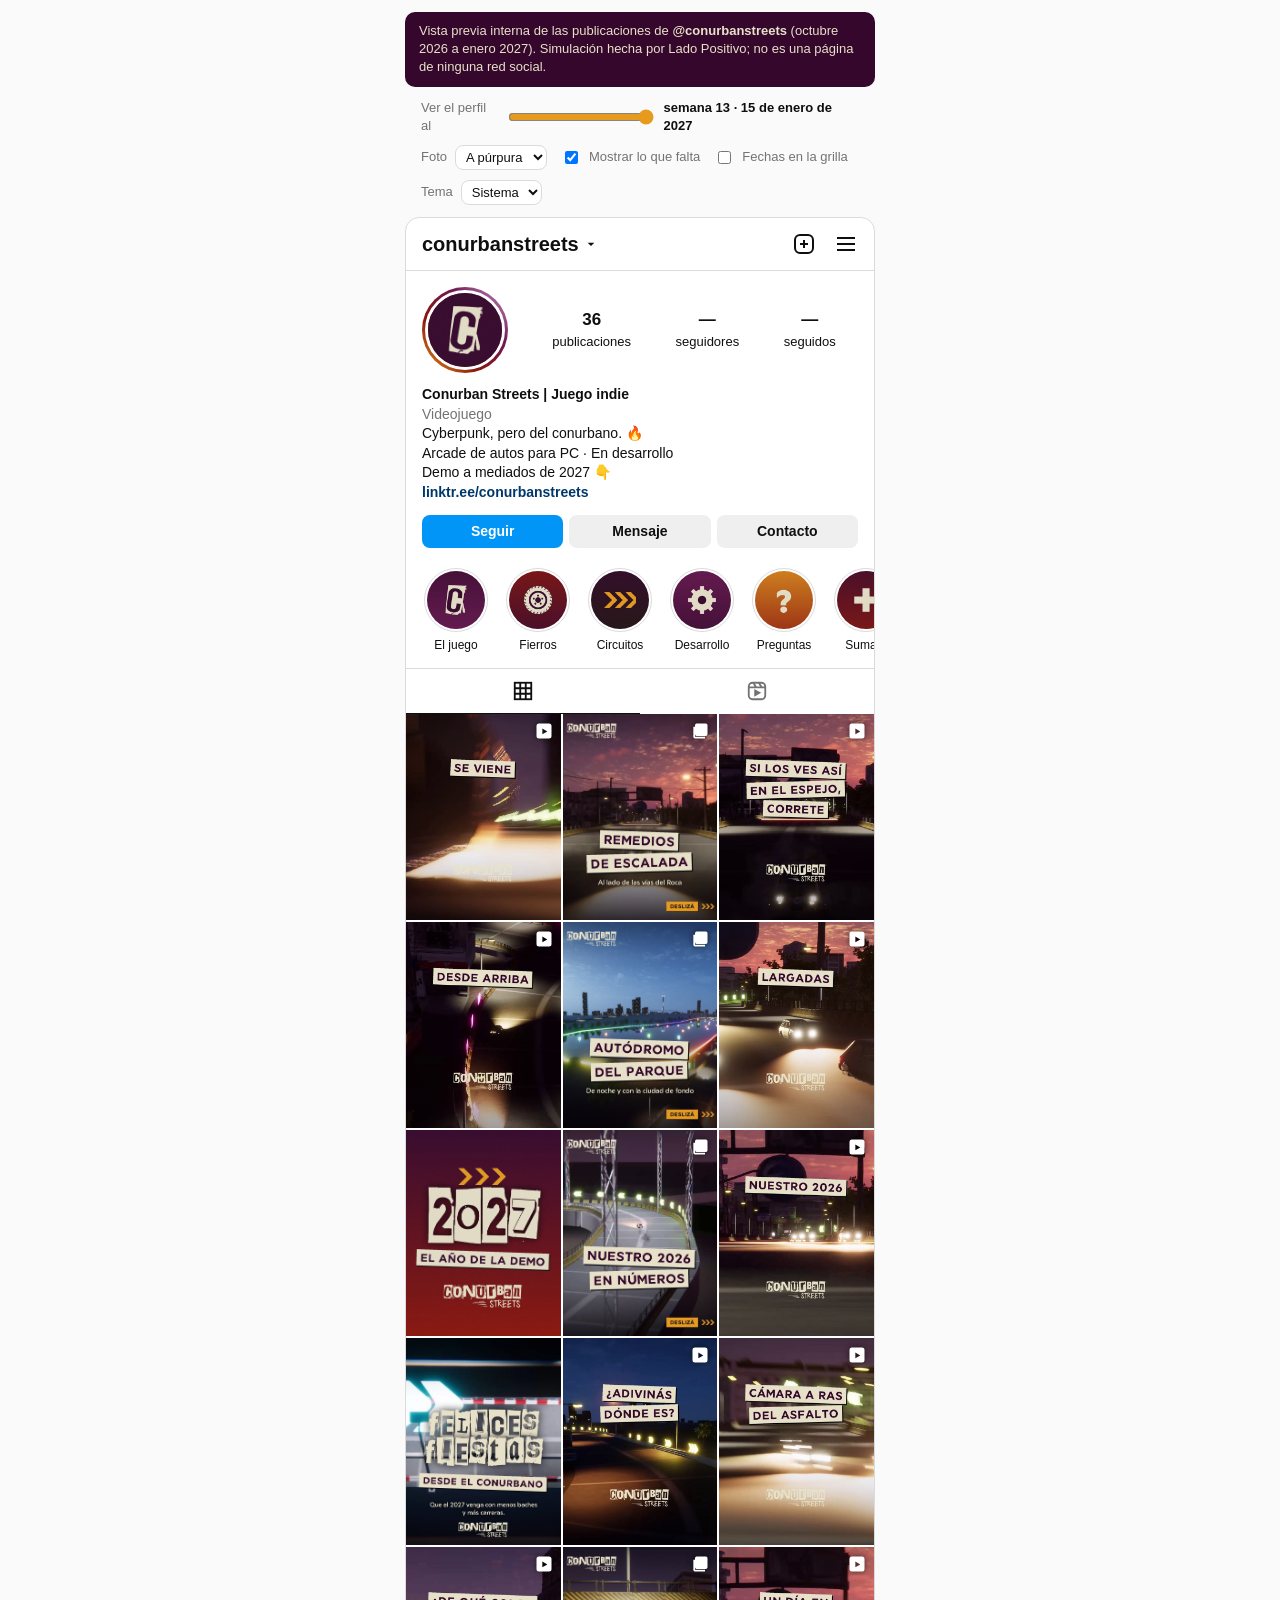
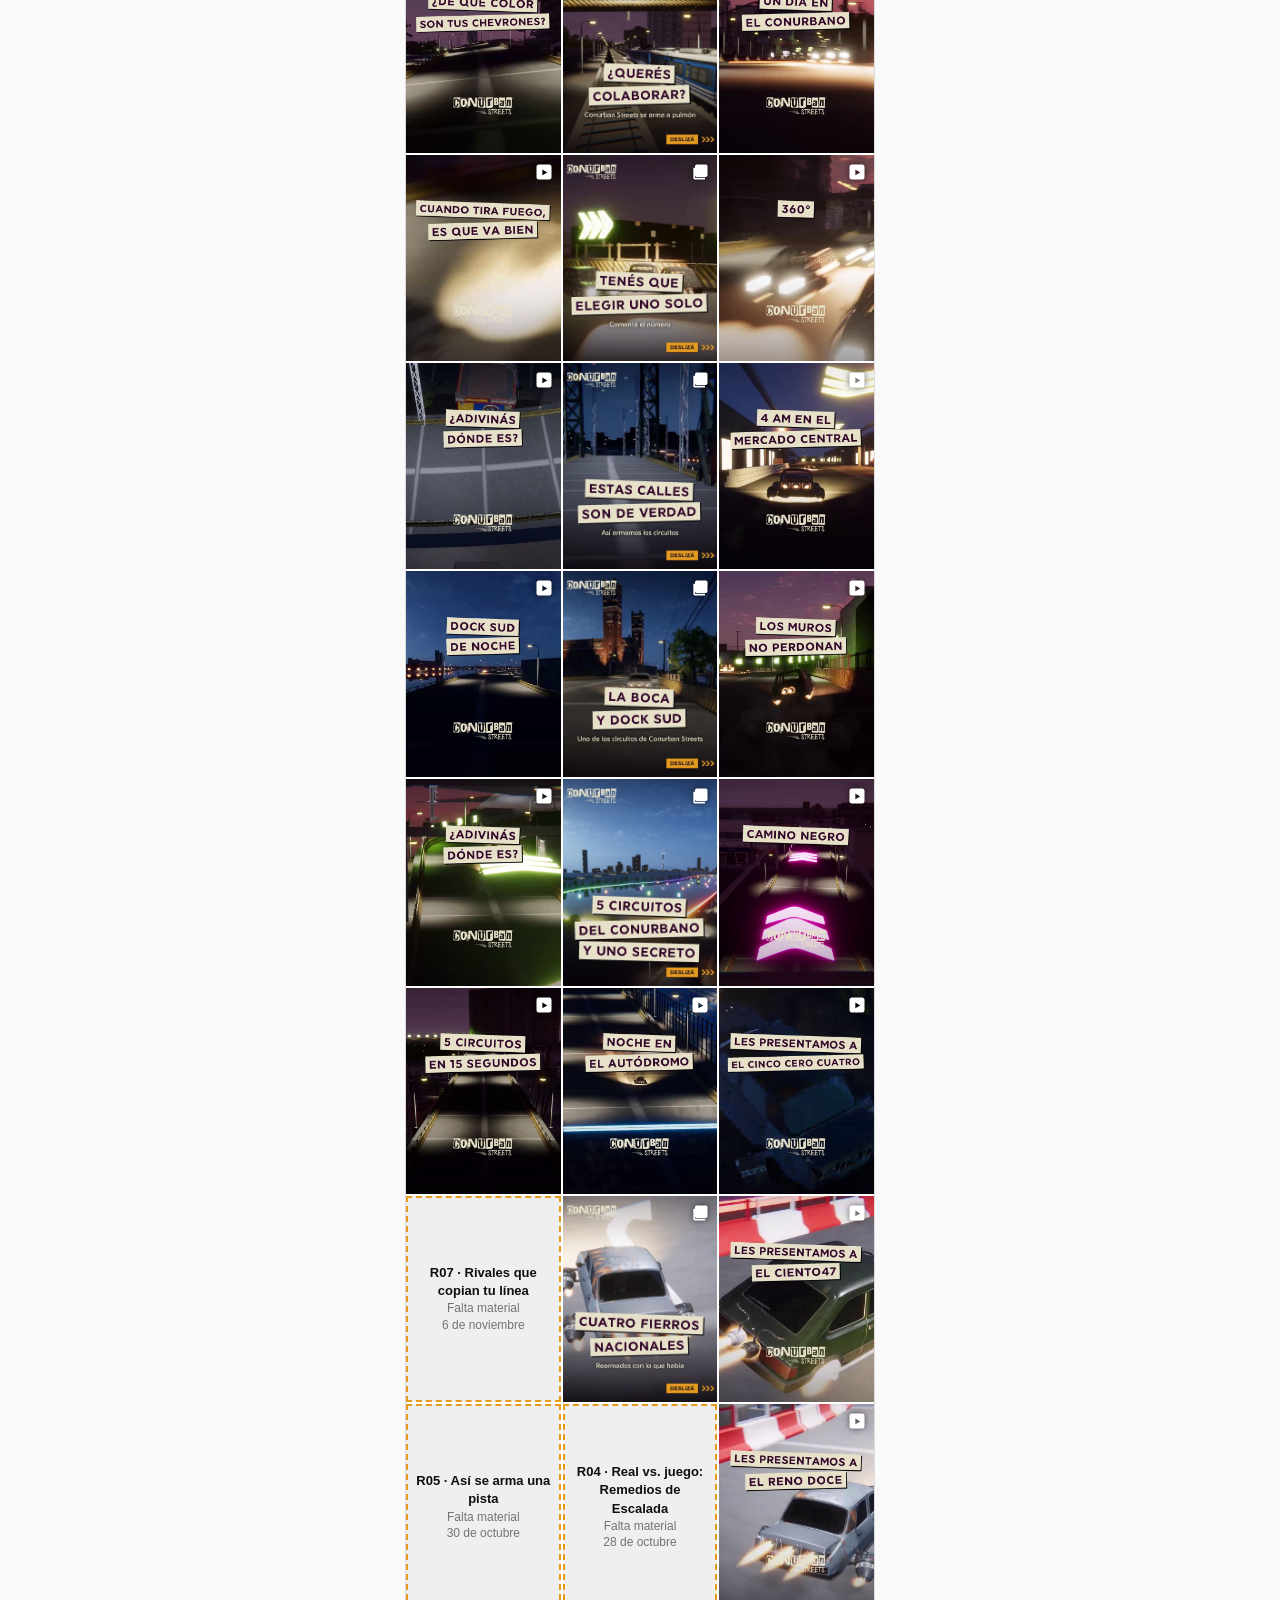
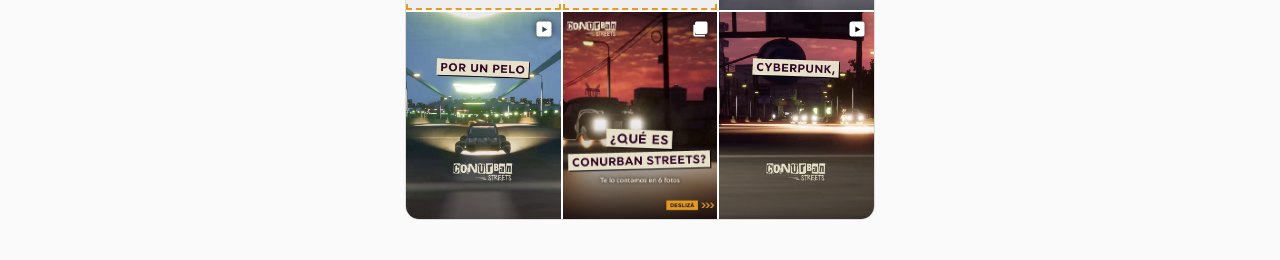
<file: redes/index.html>
<!doctype html>
<html lang="es-AR">
<head>
<meta charset="utf-8">
<meta name="robots" content="noindex, nofollow">
<meta name="viewport" content="width=device-width, initial-scale=1">
<title>Vista previa del perfil</title>
<style>
:root{
  --bg:#ffffff; --fg:#0f0f0f; --sub:#737373; --line:#dbdbdb; --chip:#efefef; --link:#00376b;
  --acento:#35072C; --naranja:#E69B1E; --panel:#fafafa; --overlay:rgba(0,0,0,.72);
  --ring:linear-gradient(45deg,#E69B1E,#8B150C,#6F1955,#CE96C8);
}
@media (prefers-color-scheme: dark){
  :root:not([data-theme="light"]){ --bg:#000; --fg:#f5f5f5; --sub:#a8a8a8; --line:#262626; --chip:#262626; --link:#e0f1ff; --panel:#121212; }
}
:root[data-theme="dark"]{ --bg:#000; --fg:#f5f5f5; --sub:#a8a8a8; --line:#262626; --chip:#262626; --link:#e0f1ff; --panel:#121212; }
*{box-sizing:border-box}
html,body{margin:0;background:var(--panel);color:var(--fg);font:14px/1.4 -apple-system,"Segoe UI",Roboto,Helvetica,Arial,sans-serif}
button{font:inherit;color:inherit;background:none;border:0;cursor:pointer;padding:0}
svg{display:block}

.aviso{max-width:470px;margin:12px auto 0;padding:10px 14px;border-radius:10px;background:#35072C;color:#E7E1C9;font-size:13px}
@media (max-width:500px){.app{border:0;border-radius:0;margin-bottom:0}.aviso{margin:0;border-radius:0}}
/* barra de simulación (fuera del "teléfono") */
.sim{max-width:470px;margin:0 auto;padding:12px 16px;display:flex;flex-wrap:wrap;gap:10px 14px;align-items:center;font-size:13px;color:var(--sub)}
.sim label{display:flex;align-items:center;gap:8px}
.sim input[type=range]{width:150px;accent-color:var(--naranja)}
.sim select{font:inherit;color:var(--fg);background:var(--bg);border:1px solid var(--line);border-radius:8px;padding:3px 6px}
.sim .fecha{color:var(--fg);font-weight:600;min-width:118px}

.app{max-width:470px;margin:0 auto 40px;background:var(--bg);border:1px solid var(--line);border-radius:14px;overflow:hidden;min-height:80vh}
.top{display:flex;align-items:center;justify-content:space-between;padding:12px 16px;border-bottom:1px solid var(--line)}
.top .handle{font-weight:700;font-size:20px;display:flex;align-items:center;gap:4px}
.top .icons{display:flex;gap:18px}

.head{display:flex;align-items:center;gap:22px;padding:16px 16px 4px}
.avatar{width:86px;height:86px;border-radius:50%;padding:3px;background:var(--ring);flex:none}
.avatar img{width:100%;height:100%;border-radius:50%;border:3px solid var(--bg);object-fit:cover;display:block}
.stats{display:flex;flex:1;justify-content:space-around;text-align:center}
.stats b{display:block;font-size:17px}
.stats span{color:var(--fg);font-size:13px}
.bio{padding:8px 16px 0;white-space:pre-line}
.bio .nombre{font-weight:600}
.bio .cat{color:var(--sub)}
.bio a{color:var(--link);font-weight:600;text-decoration:none}
.botones{display:flex;gap:6px;padding:12px 16px}
.botones button{flex:1;background:var(--chip);border-radius:8px;padding:7px 0;font-weight:600}
.botones button.seguir{background:#0095f6;color:#fff}

.dest{display:flex;gap:14px;padding:8px 16px 14px;overflow-x:auto;scrollbar-width:none}
.dest div{flex:none;width:68px;text-align:center;font-size:12px}
.dest img{width:64px;height:64px;border-radius:50%;object-fit:cover;object-position:center;border:1px solid var(--line);padding:2px;background:var(--bg)}

.tabs{display:flex;border-top:1px solid var(--line)}
.tabs button{flex:1;display:flex;justify-content:center;padding:11px 0;color:var(--sub);border-bottom:1px solid transparent}
.tabs button.on{color:var(--fg);border-bottom-color:var(--fg)}

.grid{display:grid;grid-template-columns:repeat(3,1fr);gap:2px}
.grid .t{position:relative;aspect-ratio:3/4;overflow:hidden;background:var(--chip);cursor:pointer}
.grid.reels .t{aspect-ratio:9/16}
.grid .t img{width:100%;height:100%;object-fit:cover;display:block}
.grid .t .ico{position:absolute;top:7px;right:7px;color:#fff;filter:drop-shadow(0 0 3px rgba(0,0,0,.6))}
.grid .t .vistas{position:absolute;left:7px;bottom:6px;color:#fff;font-size:12px;font-weight:600;display:flex;gap:4px;align-items:center;text-shadow:0 0 4px rgba(0,0,0,.8)}
.grid .t.falta{border:2px dashed var(--naranja);display:flex;flex-direction:column;align-items:center;justify-content:center;text-align:center;padding:8px;color:var(--sub);font-size:12px}
.grid .t.falta b{color:var(--fg);font-size:13px}
.grid .t .fch{position:absolute;left:0;right:0;top:0;padding:4px 6px;font-size:11px;color:#fff;background:linear-gradient(rgba(0,0,0,.55),transparent);opacity:0;transition:opacity .15s}
.grid .t:hover .fch,.mostrar-fechas .grid .t .fch{opacity:1}
.vacio{padding:60px 20px;text-align:center;color:var(--sub)}

/* modal de publicación */
.modal{position:fixed;inset:0;background:var(--overlay);display:none;align-items:center;justify-content:center;z-index:10;padding:16px}
.modal.on{display:flex}
.post{background:var(--bg);width:100%;max-width:470px;max-height:100%;overflow-y:auto;border-radius:10px}
.post .ph{display:flex;align-items:center;gap:10px;padding:10px 12px}
.post .ph img{width:32px;height:32px;border-radius:50%}
.post .ph b{flex:1}
.media{position:relative;background:#000}
.media img,.media video{width:100%;display:block}
.media.c45{aspect-ratio:4/5}
.media.c916{aspect-ratio:9/16;max-height:72vh;margin:0 auto}
.media.c45 img{height:100%;object-fit:cover}
.media video{height:100%;object-fit:contain}
.flecha{position:absolute;top:50%;transform:translateY(-50%);width:28px;height:28px;border-radius:50%;background:rgba(255,255,255,.85);color:#000;display:flex;align-items:center;justify-content:center}
.flecha.izq{left:8px}.flecha.der{right:8px}
.puntos{display:flex;justify-content:center;gap:4px;padding:8px 0 0}
.puntos i{width:6px;height:6px;border-radius:50%;background:var(--line)}
.puntos i.on{background:#0095f6}
.contador{position:absolute;top:10px;right:10px;background:rgba(0,0,0,.6);color:#fff;font-size:12px;padding:3px 8px;border-radius:12px}
.acciones{display:flex;gap:14px;padding:10px 12px 4px}
.acciones .der{margin-left:auto}
.texto{padding:4px 12px 4px;white-space:pre-line}
.texto .tags{color:var(--link)}
.meta{padding:6px 12px 12px;color:var(--sub);font-size:12px}
.nota{margin:0 12px 12px;padding:8px 10px;border-radius:8px;background:var(--chip);font-size:12px;color:var(--sub)}
.nav{position:fixed;top:50%;transform:translateY(-50%);color:#fff;width:40px;height:40px;display:flex;align-items:center;justify-content:center}
.nav.izq{left:8px}.nav.der{right:8px}
.cerrar{position:fixed;top:10px;right:14px;color:#fff;font-size:30px;line-height:1;z-index:2}
@media (max-width:500px){.modal{padding:0}.post{border-radius:0;max-height:100vh}.nav{display:none}.cerrar{top:4px;right:8px;text-shadow:0 0 6px #000}}

/* historias */
.hist{position:fixed;inset:0;background:#111;z-index:20;display:none;align-items:center;justify-content:center}
.hist.on{display:flex}
.hist .marco{position:relative;height:min(92vh,calc(100vw * 16 / 9));aspect-ratio:9/16;max-width:100vw}
.hist img{width:100%;height:100%;object-fit:cover;border-radius:8px}
.hist .barras{position:absolute;top:8px;left:8px;right:8px;display:flex;gap:3px}
.hist .barras i{flex:1;height:2px;background:rgba(255,255,255,.35);border-radius:2px;overflow:hidden}
.hist .barras i b{display:block;height:100%;width:0;background:#fff}
.hist .quien{position:absolute;top:18px;left:12px;display:flex;align-items:center;gap:8px;color:#fff;font-weight:600;font-size:13px}
.hist .quien img{width:28px;height:28px;border-radius:50%}
.hist .zona{position:absolute;top:0;bottom:0;width:35%}
.hist .zona.izq{left:0}.hist .zona.der{right:0}
</style>
</head>
<body>

<div class="aviso">Vista previa interna de las publicaciones de <b>@conurbanstreets</b> (octubre 2026 a enero 2027). Simulación hecha por Lado Positivo; no es una página de ninguna red social.</div>
<div class="sim">
  <label>Ver el perfil al <input id="semana" type="range" min="1" max="13" value="13"> <span class="fecha" id="fecha"></span></label>
  <label>Foto <select id="foto">
    <option value="A purpura">A púrpura</option><option value="B naranja">B naranja</option><option value="C captura">C captura</option>
  </select></label>
  <label><input type="checkbox" id="faltan" checked> Mostrar lo que falta</label>
  <label><input type="checkbox" id="fechas"> Fechas en la grilla</label>
  <label>Tema <select id="tema"><option value="">Sistema</option><option value="light">Claro</option><option value="dark">Oscuro</option></select></label>
</div>

<div class="app" id="app">
  <div class="top">
    <div class="handle">conurbanstreets
      <svg width="16" height="16" viewBox="0 0 24 24"><path fill="currentColor" d="M7 10l5 5 5-5z"/></svg></div>
    <div class="icons">
      <svg width="24" height="24" viewBox="0 0 24 24" fill="none" stroke="currentColor" stroke-width="2"><rect x="3" y="3" width="18" height="18" rx="5"/><path d="M12 8v8M8 12h8"/></svg>
      <svg width="24" height="24" viewBox="0 0 24 24" fill="none" stroke="currentColor" stroke-width="2"><path d="M3 6h18M3 12h18M3 18h18"/></svg>
    </div>
  </div>

  <div class="head">
    <button class="avatar" id="abrirHist" title="Ver historias"><img id="av" alt="Foto de perfil"></button>
    <div class="stats">
      <div><b id="nPubs">0</b><span>publicaciones</span></div>
      <div><b>—</b><span>seguidores</span></div>
      <div><b>—</b><span>seguidos</span></div>
    </div>
  </div>
  <div class="bio"><span class="nombre">Conurban Streets | Juego indie</span>
<span class="cat">Videojuego</span>
Cyberpunk, pero del conurbano. 🔥
Arcade de autos para PC · En desarrollo
Demo a mediados de 2027 👇
<a href="https://linktr.ee/conurbanstreets" target="_blank" rel="noopener">linktr.ee/conurbanstreets</a></div>
  <div class="botones"><button class="seguir">Seguir</button><button>Mensaje</button><button>Contacto</button></div>
  <div class="dest" id="dest"></div>

  <div class="tabs">
    <button class="on" data-tab="grid" title="Publicaciones"><svg width="22" height="22" viewBox="0 0 24 24" fill="none" stroke="currentColor" stroke-width="2"><rect x="3" y="3" width="18" height="18"/><path d="M9 3v18M15 3v18M3 9h18M3 15h18"/></svg></button>
    <button data-tab="reels" title="Reels"><svg width="22" height="22" viewBox="0 0 24 24" fill="none" stroke="currentColor" stroke-width="2"><rect x="3" y="3" width="18" height="18" rx="4"/><path d="M3 8h18M8 3l3 5M14 3l3 5"/><path d="M10 11.5v5l4.5-2.5z" fill="currentColor"/></svg></button>
  </div>
  <div class="grid" id="grid"></div>
</div>

<div class="modal" id="modal">
  <button class="cerrar" id="cerrar" aria-label="Cerrar">×</button>
  <button class="nav izq" id="ant" aria-label="Anterior"><svg width="28" height="28" viewBox="0 0 24 24" fill="none" stroke="currentColor" stroke-width="2.5"><path d="M15 5l-7 7 7 7"/></svg></button>
  <div class="post" id="post"></div>
  <button class="nav der" id="sig" aria-label="Siguiente"><svg width="28" height="28" viewBox="0 0 24 24" fill="none" stroke="currentColor" stroke-width="2.5"><path d="M9 5l7 7-7 7"/></svg></button>
</div>

<div class="hist" id="hist">
  <div class="marco">
    <img id="histImg" alt="Historia">
    <div class="barras" id="barras"></div>
    <div class="quien"><img id="histAv" alt="">conurbanstreets</div>
    <button class="zona izq" id="hIzq" aria-label="Anterior"></button>
    <button class="zona der" id="hDer" aria-label="Siguiente"></button>
  </div>
  <button class="cerrar" id="hCerrar" aria-label="Cerrar">×</button>
</div>

<script src="datos.js"></script>
<script>
const D = window.DATOS;
const $ = id => document.getElementById(id);
const MESES = ["enero","febrero","marzo","abril","mayo","junio","julio","agosto","septiembre","octubre","noviembre","diciembre"];
const fechaLarga = f => { const [d,m,a] = f.split("/").map(Number); return `${d} de ${MESES[m-1]}${a !== 2026 ? " de " + a : ""}`; };
const ICO = {
  reel: '<svg width="20" height="20" viewBox="0 0 24 24" fill="currentColor"><path d="M6 3h12a3 3 0 013 3v12a3 3 0 01-3 3H6a3 3 0 01-3-3V6a3 3 0 013-3zm4 6v7l6-3.5z"/></svg>',
  carrusel: '<svg width="20" height="20" viewBox="0 0 24 24" fill="currentColor"><path d="M8 3h11a2 2 0 012 2v11a2 2 0 01-2 2H8a2 2 0 01-2-2V5a2 2 0 012-2zM4 7v12a2 2 0 002 2h12v-2H6V7z"/></svg>',
  play: '<svg width="14" height="14" viewBox="0 0 24 24" fill="currentColor"><path d="M7 4v16l13-8z"/></svg>',
  corazon: '<svg width="24" height="24" viewBox="0 0 24 24" fill="none" stroke="currentColor" stroke-width="2"><path d="M12 20s-7-4.4-7-10a4 4 0 017-2.6A4 4 0 0119 10c0 5.6-7 10-7 10z"/></svg>',
  coment: '<svg width="24" height="24" viewBox="0 0 24 24" fill="none" stroke="currentColor" stroke-width="2"><path d="M20 12a8 8 0 01-11.6 7.1L4 20l1-4.2A8 8 0 1120 12z"/></svg>',
  enviar: '<svg width="24" height="24" viewBox="0 0 24 24" fill="none" stroke="currentColor" stroke-width="2"><path d="M21 3L10 14M21 3l-7 18-4-7-7-4z"/></svg>',
  guardar: '<svg width="24" height="24" viewBox="0 0 24 24" fill="none" stroke="currentColor" stroke-width="2"><path d="M6 3h12v18l-6-5-6 5z"/></svg>',
  izq: '<svg width="16" height="16" viewBox="0 0 24 24" fill="none" stroke="currentColor" stroke-width="3"><path d="M15 5l-7 7 7 7"/></svg>',
  der: '<svg width="16" height="16" viewBox="0 0 24 24" fill="none" stroke="currentColor" stroke-width="3"><path d="M9 5l7 7-7 7"/></svg>',
};
const enc = p => p.split("/").map(encodeURIComponent).join("/");

let tab = "grid", visibles = [], actual = -1, foto = 0;
function guardarPref(k, v){ try{ localStorage.setItem("vp_" + k, v); }catch(e){} }
function leerPref(k){ try{ return localStorage.getItem("vp_" + k); }catch(e){ return null; } }

function avatarSrc(){ return D.avatares[$("foto").value]; }

function render(){
  const sem = +$("semana").value, faltan = $("faltan").checked;
  const hasta = D.pubs.filter(p => p.sem <= sem);
  const ultima = hasta[hasta.length - 1];
  $("fecha").textContent = "semana " + sem + " · " + fechaLarga(ultima.fecha);
  $("av").src = $("histAv").src = avatarSrc();
  $("nPubs").textContent = hasta.filter(p => !p.falta).length;
  visibles = hasta.filter(p => (faltan || !p.falta) && (tab === "grid" || p.tipo === "reel")).reverse();
  const g = $("grid"); g.className = "grid" + (tab === "reels" ? " reels" : "");
  if (!visibles.length){ g.innerHTML = '<div class="vacio" style="grid-column:1/-1">Todavía no hay publicaciones</div>'; return; }
  g.innerHTML = visibles.map((p, i) => p.falta
    ? `<div class="t falta" data-i="${i}"><b>${p.id} · ${p.pieza}</b><span>Falta material</span><span>${fechaLarga(p.fecha)}</span></div>`
    : `<div class="t" data-i="${i}"><img loading="lazy" src="${enc(p.portada)}" alt="${p.pieza}">
        <div class="fch">${p.id} · ${fechaLarga(p.fecha)}</div>
        ${p.tipo === "reel" ? (tab === "grid" ? `<span class="ico">${ICO.reel}</span>` : `<span class="vistas">${ICO.play} —</span>`) : p.tipo === "carrusel" ? `<span class="ico">${ICO.carrusel}</span>` : ""}
      </div>`).join("");
}

function abrir(i){
  actual = i; foto = 0; const p = visibles[i];
  let media;
  if (p.falta) media = `<div class="media c916" style="display:flex;align-items:center;justify-content:center;color:#aaa;padding:20px;text-align:center">Falta material:<br>${p.falta}</div>`;
  else if (p.tipo === "reel") media = `<div class="media c916"><video src="${enc(p.video)}" poster="${enc(p.portada)}" autoplay muted loop playsinline controls></video></div>`;
  else media = `<div class="media c45"><img id="fotoPost" src="${enc(p.fotos[0])}" alt="${p.pieza}">
      ${p.fotos.length > 1 ? `<span class="contador" id="cont">1/${p.fotos.length}</span><button class="flecha izq" id="fIzq" style="display:none">${ICO.izq}</button><button class="flecha der" id="fDer">${ICO.der}</button>` : ""}</div>
      ${p.fotos.length > 1 ? `<div class="puntos" id="puntos">${p.fotos.map((_, k) => `<i class="${k ? "" : "on"}"></i>`).join("")}</div>` : ""}`;
  $("post").innerHTML = `
    <div class="ph"><img src="${avatarSrc()}" alt=""><b>conurbanstreets</b><span style="color:var(--sub);font-size:12px">${p.id} · ${p.pilar}</span></div>
    ${media}
    <div class="acciones">${ICO.corazon}${ICO.coment}${ICO.enviar}<span class="der">${ICO.guardar}</span></div>
    <div class="texto"><b>conurbanstreets</b> ${esc(p.texto)}\n\n<span class="tags">${esc(p.tags)}</span></div>
    <div class="meta">${p.dia} ${fechaLarga(p.fecha)}</div>`;
  $("modal").classList.add("on");
  if (!p.falta && p.fotos && p.fotos.length > 1){ $("fIzq").onclick = () => mover(-1); $("fDer").onclick = () => mover(1); }
  $("ant").style.visibility = i > 0 ? "visible" : "hidden";
  $("sig").style.visibility = i < visibles.length - 1 ? "visible" : "hidden";
}
function mover(d){
  const p = visibles[actual]; foto = Math.max(0, Math.min(p.fotos.length - 1, foto + d));
  $("fotoPost").src = enc(p.fotos[foto]); $("cont").textContent = `${foto + 1}/${p.fotos.length}`;
  $("fIzq").style.display = foto ? "" : "none"; $("fDer").style.display = foto < p.fotos.length - 1 ? "" : "none";
  [...$("puntos").children].forEach((e, k) => e.classList.toggle("on", k === foto));
}
function cerrar(){ $("modal").classList.remove("on"); $("post").innerHTML = ""; actual = -1; }
const esc = s => s.replace(/&/g, "&amp;").replace(/</g, "&lt;");

// historias
let hi = 0, ht = null;
function hist(i){
  hi = i; if (i < 0) hi = 0;
  if (i >= D.historias.length) return cerrarHist();
  $("histImg").src = enc(D.historias[hi]);
  $("barras").innerHTML = D.historias.map((_, k) => `<i><b style="width:${k < hi ? 100 : 0}%"></b></i>`).join("");
  const b = $("barras").children[hi].firstChild; b.style.transition = "none"; b.style.width = "0";
  requestAnimationFrame(() => requestAnimationFrame(() => { b.style.transition = "width 5s linear"; b.style.width = "100%"; }));
  clearTimeout(ht); ht = setTimeout(() => hist(hi + 1), 5000);
  $("hist").classList.add("on");
}
function cerrarHist(){ clearTimeout(ht); $("hist").classList.remove("on"); }

// eventos
$("grid").onclick = e => { const t = e.target.closest(".t"); if (t) abrir(+t.dataset.i); };
$("cerrar").onclick = cerrar;
$("modal").onclick = e => { if (e.target === $("modal")) cerrar(); };
$("ant").onclick = () => abrir(actual - 1); $("sig").onclick = () => abrir(actual + 1);
// deslizar con el dedo: fotos del carrusel y publicaciones
let tx = null;
$("post").addEventListener("touchstart", e => { tx = e.touches[0].clientX; }, {passive: true});
$("post").addEventListener("touchend", e => {
  if (tx === null) return; const dx = e.changedTouches[0].clientX - tx; tx = null;
  if (Math.abs(dx) < 50) return;
  document.onkeydown({key: dx < 0 ? "ArrowRight" : "ArrowLeft"});
});
document.onkeydown = e => {
  if ($("hist").classList.contains("on")){ if (e.key === "Escape") cerrarHist(); if (e.key === "ArrowRight") hist(hi + 1); if (e.key === "ArrowLeft") hist(hi - 1); return; }
  if (actual < 0) return;
  if (e.key === "Escape") cerrar();
  if (e.key === "ArrowRight") { const p = visibles[actual]; p.fotos && foto < p.fotos.length - 1 ? mover(1) : actual < visibles.length - 1 && abrir(actual + 1); }
  if (e.key === "ArrowLeft") { foto > 0 ? mover(-1) : actual > 0 && abrir(actual - 1); }
};
document.querySelectorAll(".tabs button").forEach(b => b.onclick = () => {
  document.querySelectorAll(".tabs button").forEach(x => x.classList.toggle("on", x === b)); tab = b.dataset.tab; render();
});
$("abrirHist").onclick = () => hist(0);
$("hIzq").onclick = () => hist(hi - 1); $("hDer").onclick = () => hist(hi + 1); $("hCerrar").onclick = cerrarHist;
$("dest").innerHTML = D.destacadas.map(([n, src]) => `<div><img src="${enc(src)}" alt=""><br>${n}</div>`).join("");
for (const id of ["semana", "foto", "faltan", "fechas", "tema"]) {
  const v = leerPref(id), el = $(id);
  if (v !== null) el.type === "checkbox" ? el.checked = v === "1" : el.value = v;
  el.oninput = () => { guardarPref(id, el.type === "checkbox" ? (el.checked ? "1" : "0") : el.value); aplicar(); };
}
function aplicar(){
  document.documentElement.dataset.theme = $("tema").value || "";
  if (!$("tema").value) delete document.documentElement.dataset.theme;
  $("app").classList.toggle("mostrar-fechas", $("fechas").checked);
  render();
}
aplicar();
</script>
</body>
</html>
</file>
<file: assets/css/estilo.css>
/* Conurban Streets — sitio del juego. Colores del brand book. */
:root {
  --crema: #E7E1C9;
  --purpura: #35072C;
  --asfalto: #1D140D;
  --negro: #060107;
  --naranja: #E69B1E;
  --rosa: #CE96C8;
  --rojo: #8B150C;
  --magenta: #6F1955;
  --ancho: 1120px;
}

* { box-sizing: border-box; }
html { scroll-behavior: smooth; }
body {
  margin: 0;
  background: var(--purpura);
  color: var(--crema);
  font-family: "Geom", system-ui, sans-serif;
  font-size: 18px;
  line-height: 1.55;
}
img, video { display: block; max-width: 100%; height: auto; }
a { color: var(--naranja); }
a:hover { color: var(--rosa); }

.contenedor { width: min(var(--ancho), 100% - 32px); margin-inline: auto; }

/* Barra superior */
.barra {
  position: fixed; inset: 0 0 auto 0; z-index: 10;
  display: flex; align-items: center; justify-content: space-between; gap: 16px;
  padding: 10px 16px;
  background: linear-gradient(rgba(6, 1, 7, .7), transparent);
  transition: background .3s;
}
.barra .marca { opacity: 0; transition: opacity .3s; }
.barra .marca img { width: 150px; }
.barra.abajo { background: rgba(6, 1, 7, .92); }
.barra.abajo .marca { opacity: 1; }
.barra .acciones { display: flex; align-items: center; gap: 18px; }
.barra .menu { display: flex; gap: 18px; align-items: center; font-size: 15px; }
.barra .menu a { color: var(--crema); text-decoration: none; }
.barra .menu a:hover { color: var(--naranja); }
.barra .idioma {
  color: var(--crema); text-decoration: none; font-size: 15px;
  border: 1px solid var(--crema); border-radius: 4px; padding: 2px 8px;
}
.barra .idioma:hover { color: var(--naranja); border-color: var(--naranja); }
.hamburguesa { display: none; }

/* Celular: menú hamburguesa */
@media (max-width: 720px) {
  .barra { padding: 8px 12px; }
  .barra .marca img { width: 120px; }
  .barra .acciones { gap: 10px; }
  .barra .idioma { padding: 6px 10px; }
  .hamburguesa {
    display: grid; place-content: center; gap: 5px;
    width: 44px; height: 44px; padding: 0; cursor: pointer;
    background: transparent; border: 1px solid var(--crema); border-radius: 4px;
  }
  .hamburguesa span { display: block; width: 22px; height: 2px; background: var(--crema); transition: transform .25s, opacity .25s; }
  .barra.abierta .hamburguesa span:nth-child(1) { transform: translateY(7px) rotate(45deg); }
  .barra.abierta .hamburguesa span:nth-child(2) { opacity: 0; }
  .barra.abierta .hamburguesa span:nth-child(3) { transform: translateY(-7px) rotate(-45deg); }
  .barra .menu {
    display: none;
    position: fixed; top: 60px; left: 0; right: 0;
    flex-direction: column; align-items: stretch; gap: 0;
    background: rgba(6, 1, 7, .97); border-top: 3px solid var(--naranja);
    box-shadow: 0 12px 24px rgba(0, 0, 0, .5);
  }
  .barra .menu a { padding: 16px 20px; font-size: 20px; font-weight: 700; border-bottom: 1px solid rgba(231, 225, 201, .12); }
  .barra.abierta { background: rgba(6, 1, 7, .97); }
  .barra.abierta .marca { opacity: 1; }
  .barra.abierta .menu { display: flex; }
}

/* Portada con el video */
.hero {
  position: relative; min-height: 100svh;
  display: grid; place-items: center; text-align: center;
  overflow: hidden; padding: 96px 16px 64px;
}
.hero video {
  position: absolute; inset: 0; width: 100%; height: 100% !important; object-fit: cover; z-index: -2;
}
.hero::before {
  content: ""; position: absolute; inset: 0; z-index: -1;
  background:
    radial-gradient(ellipse at center, rgba(53, 7, 44, .35), rgba(6, 1, 7, .85) 75%),
    linear-gradient(transparent 60%, var(--purpura));
}
.hero .logo { width: min(760px, 92vw); margin: 0 auto 8px; filter: drop-shadow(0 6px 18px rgba(0, 0, 0, .6)); }
.hero .lema { font-size: clamp(20px, 3.4vw, 30px); margin: 18px 0 6px; }
.hero .bajada { color: var(--rosa); margin: 0 0 28px; text-wrap: balance; }
.hero .lema, .intro, section h2 { text-wrap: balance; }

.tira {
  display: inline-block; background: var(--crema); color: var(--purpura);
  font-weight: 700; letter-spacing: .08em; text-transform: uppercase;
  padding: 4px 14px; transform: rotate(-2deg);
  box-shadow: 4px 4px 0 var(--negro);
}

.botones { display: flex; flex-wrap: wrap; gap: 12px; justify-content: center; }
.boton {
  display: inline-block; padding: 12px 22px; border-radius: 4px;
  font-weight: 700; text-decoration: none;
  background: var(--naranja); color: var(--negro);
  box-shadow: 4px 4px 0 var(--negro);
}
.boton:hover { background: var(--rosa); color: var(--negro); }
.boton.secundario { background: transparent; color: var(--crema); border: 2px solid var(--crema); box-shadow: none; }
.boton.secundario:hover { border-color: var(--naranja); color: var(--naranja); }

/* Secciones */
section { padding: 72px 0; scroll-margin-top: 64px; }
section h2 { margin: 0 0 32px; font-size: clamp(26px, 4vw, 38px); line-height: 1.1; }
section h2 .tira { font-size: inherit; }
.alterna { background: var(--asfalto); }
.intro { font-size: clamp(19px, 2.4vw, 22px); max-width: 760px; margin: 0 0 36px; }

.pilares { display: grid; grid-template-columns: repeat(3, 1fr); gap: 20px; }
/* Seis pilares: 3 + 3, 2 + 2 + 2 o uno abajo del otro, sin huecos en la última fila. */
@media (max-width: 900px) { .pilares { grid-template-columns: repeat(2, 1fr); } }
@media (max-width: 560px) { .pilares { grid-template-columns: 1fr; } }
.pilar {
  background: rgba(111, 25, 85, .35); border-top: 4px solid var(--naranja);
  padding: 20px; border-radius: 4px;
}
.pilar h3 { margin: 0 0 8px; color: var(--naranja); font-size: 21px; }
.pilar p { margin: 0; }

.pistas { display: grid; grid-template-columns: repeat(auto-fit, minmax(280px, 1fr)); gap: 24px; }
.pista img { aspect-ratio: 16 / 9; object-fit: cover; width: 100%; border-radius: 4px; }
.pista h3 { margin: 12px 0 4px; }
.pista p { margin: 0; color: var(--rosa); }
.pista .etiqueta {
  display: inline-block; vertical-align: middle; margin-left: 6px; padding: 2px 8px; border-radius: 3px;
  background: var(--naranja); color: var(--negro); font-size: 13px; letter-spacing: .06em; text-transform: uppercase;
}

.galeria { display: grid; grid-template-columns: repeat(auto-fill, minmax(260px, 1fr)); gap: 12px; }
.galeria button { padding: 0; border: 0; background: none; cursor: zoom-in; }
.galeria img { aspect-ratio: 16 / 9; object-fit: cover; width: 100%; border-radius: 4px; transition: transform .2s; }
.galeria button:hover img, .galeria button:focus-visible img { transform: scale(1.03); }
.nota { margin-top: 20px; color: var(--rosa); }

dialog.visor { padding: 0; border: 0; background: transparent; max-width: 96vw; }
dialog.visor::backdrop { background: rgba(6, 1, 7, .92); }
dialog.visor img { max-height: 88vh; width: auto; }
dialog.visor form { text-align: right; }
dialog.visor button { background: none; border: 0; color: var(--crema); font: inherit; font-size: 28px; cursor: pointer; }

.prensa { display: grid; grid-template-columns: repeat(auto-fit, minmax(300px, 1fr)); gap: 32px; align-items: start; }
.ficha { margin: 0; display: grid; grid-template-columns: max-content 1fr; gap: 6px 18px; }
.ficha dt { color: var(--naranja); font-weight: 700; }
.ficha dd { margin: 0; }
.equipo { list-style: none; margin: 0; padding: 0; }
.equipo li + li { margin-top: 4px; }
.equipo .rol { display: block; font-size: 14px; color: var(--rosa); text-transform: uppercase; letter-spacing: .05em; }


.redes { display: flex; flex-wrap: wrap; gap: 12px; }

/* Enlace para saltar al contenido con teclado */
.saltar {
  position: absolute; left: 12px; top: -60px; z-index: 20;
  background: var(--naranja); color: var(--negro); padding: 8px 14px; font-weight: 700; border-radius: 4px;
}
.saltar:focus { top: 12px; }

/* Página 404 */
.perdido { min-height: 100svh; display: grid; place-content: center; justify-items: center; gap: 8px; text-align: center; padding: 32px 16px; }
.perdido img { width: min(420px, 80vw); }
.perdido h1 { margin: 16px 0; font-size: 48px; }
.perdido p { margin: 4px 0; }
.perdido .boton { margin: 16px 6px 0; }

footer { padding: 32px 16px; text-align: center; font-size: 15px; color: var(--rosa); background: var(--negro); }

/* Celular: espacios, botones y grillas */
@media (max-width: 720px) {
  body { font-size: 17px; }
  section { padding: 52px 0; }
  section h2 { margin-bottom: 24px; }
  .hero { padding: 84px 16px 48px; }
  .hero .lema { margin-top: 14px; }
  .hero .bajada { font-size: 15px; margin-bottom: 22px; }
  .botones { flex-direction: column; align-items: center; }
  .botones .boton { width: min(320px, 100%); text-align: center; }
  .boton { padding: 14px 20px; }
  .pilares, .pistas { gap: 16px; }
  .galeria { grid-template-columns: repeat(2, 1fr); gap: 8px; }
  .prensa { gap: 20px; }
  .redes .boton { flex: 1 1 140px; text-align: center; }
}
@media (max-width: 480px) {
  .ficha { grid-template-columns: 1fr; gap: 2px; }
  .ficha dd { margin-bottom: 10px; }
  .prensa .boton { display: block; text-align: center; overflow-wrap: anywhere; }
}

@media (prefers-reduced-motion: reduce) {
  html { scroll-behavior: auto; }
  .galeria img, .hamburguesa span { transition: none; }
}
</file>
